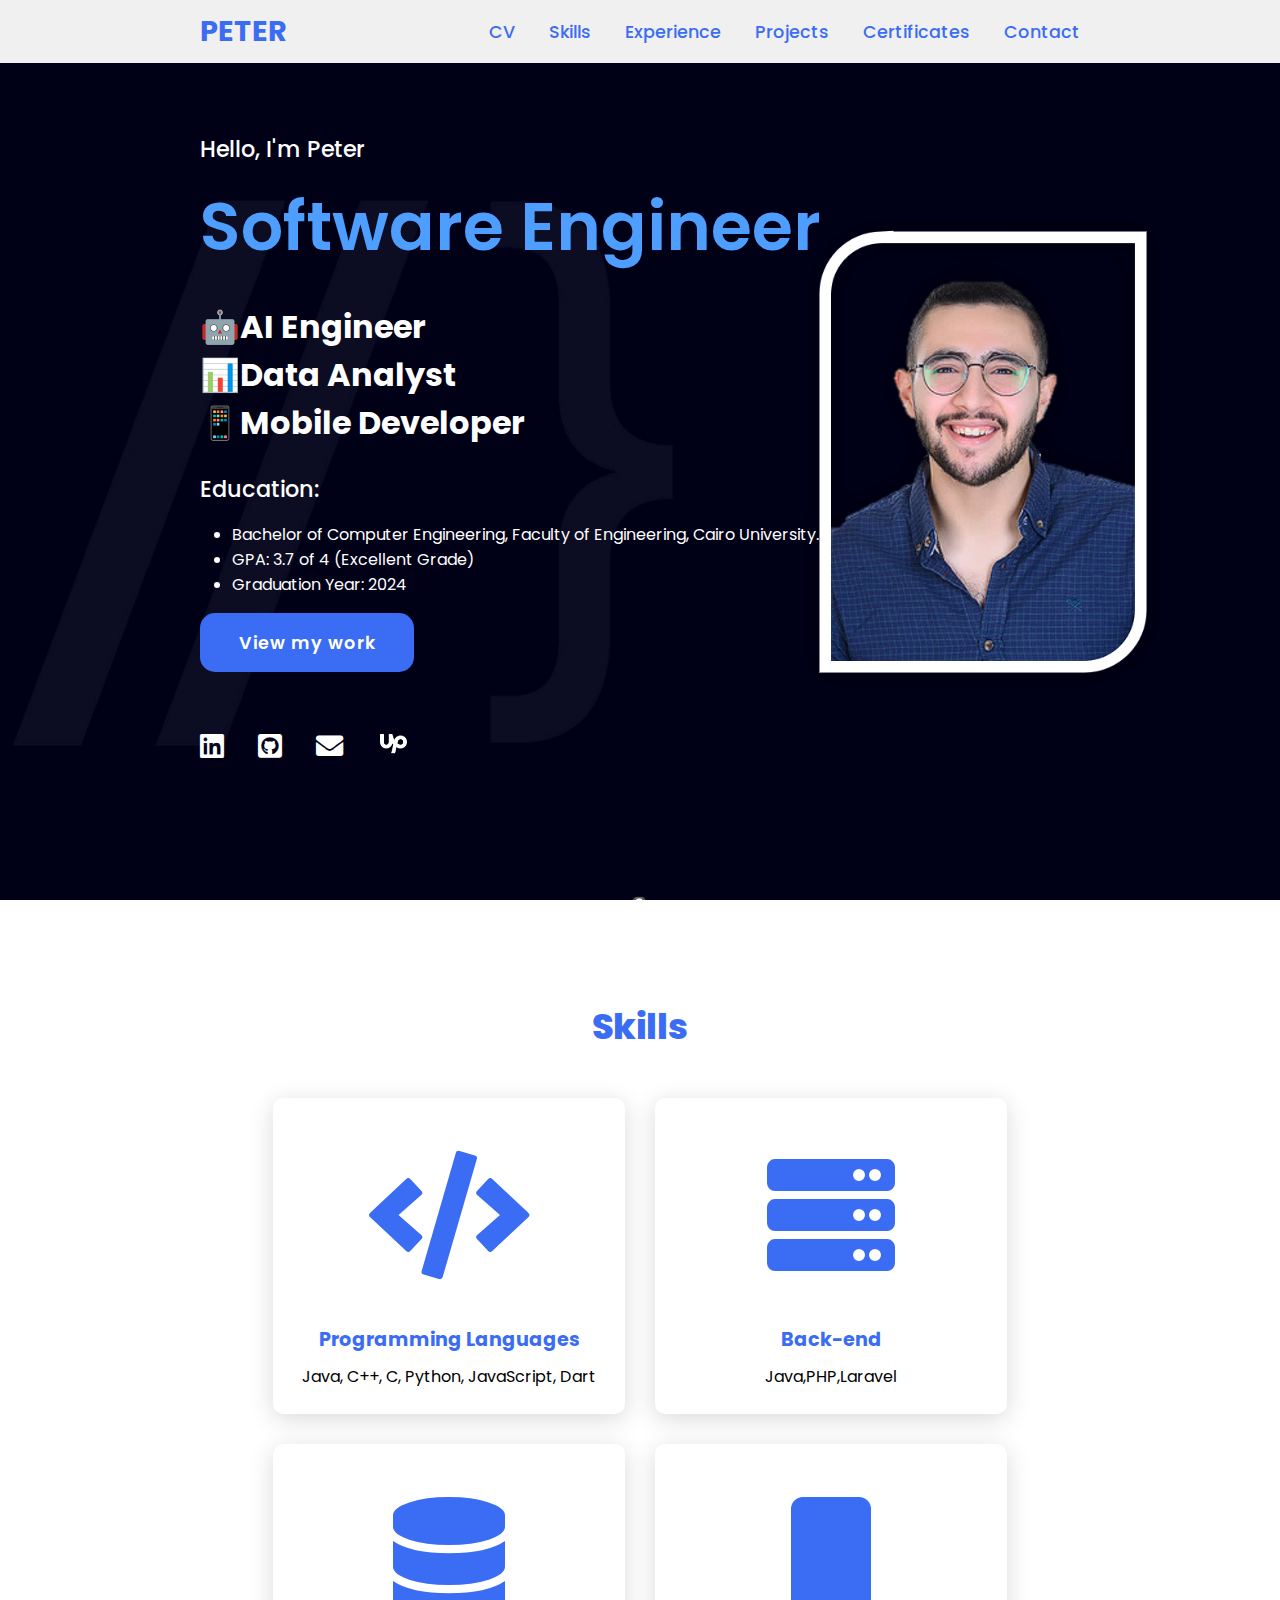
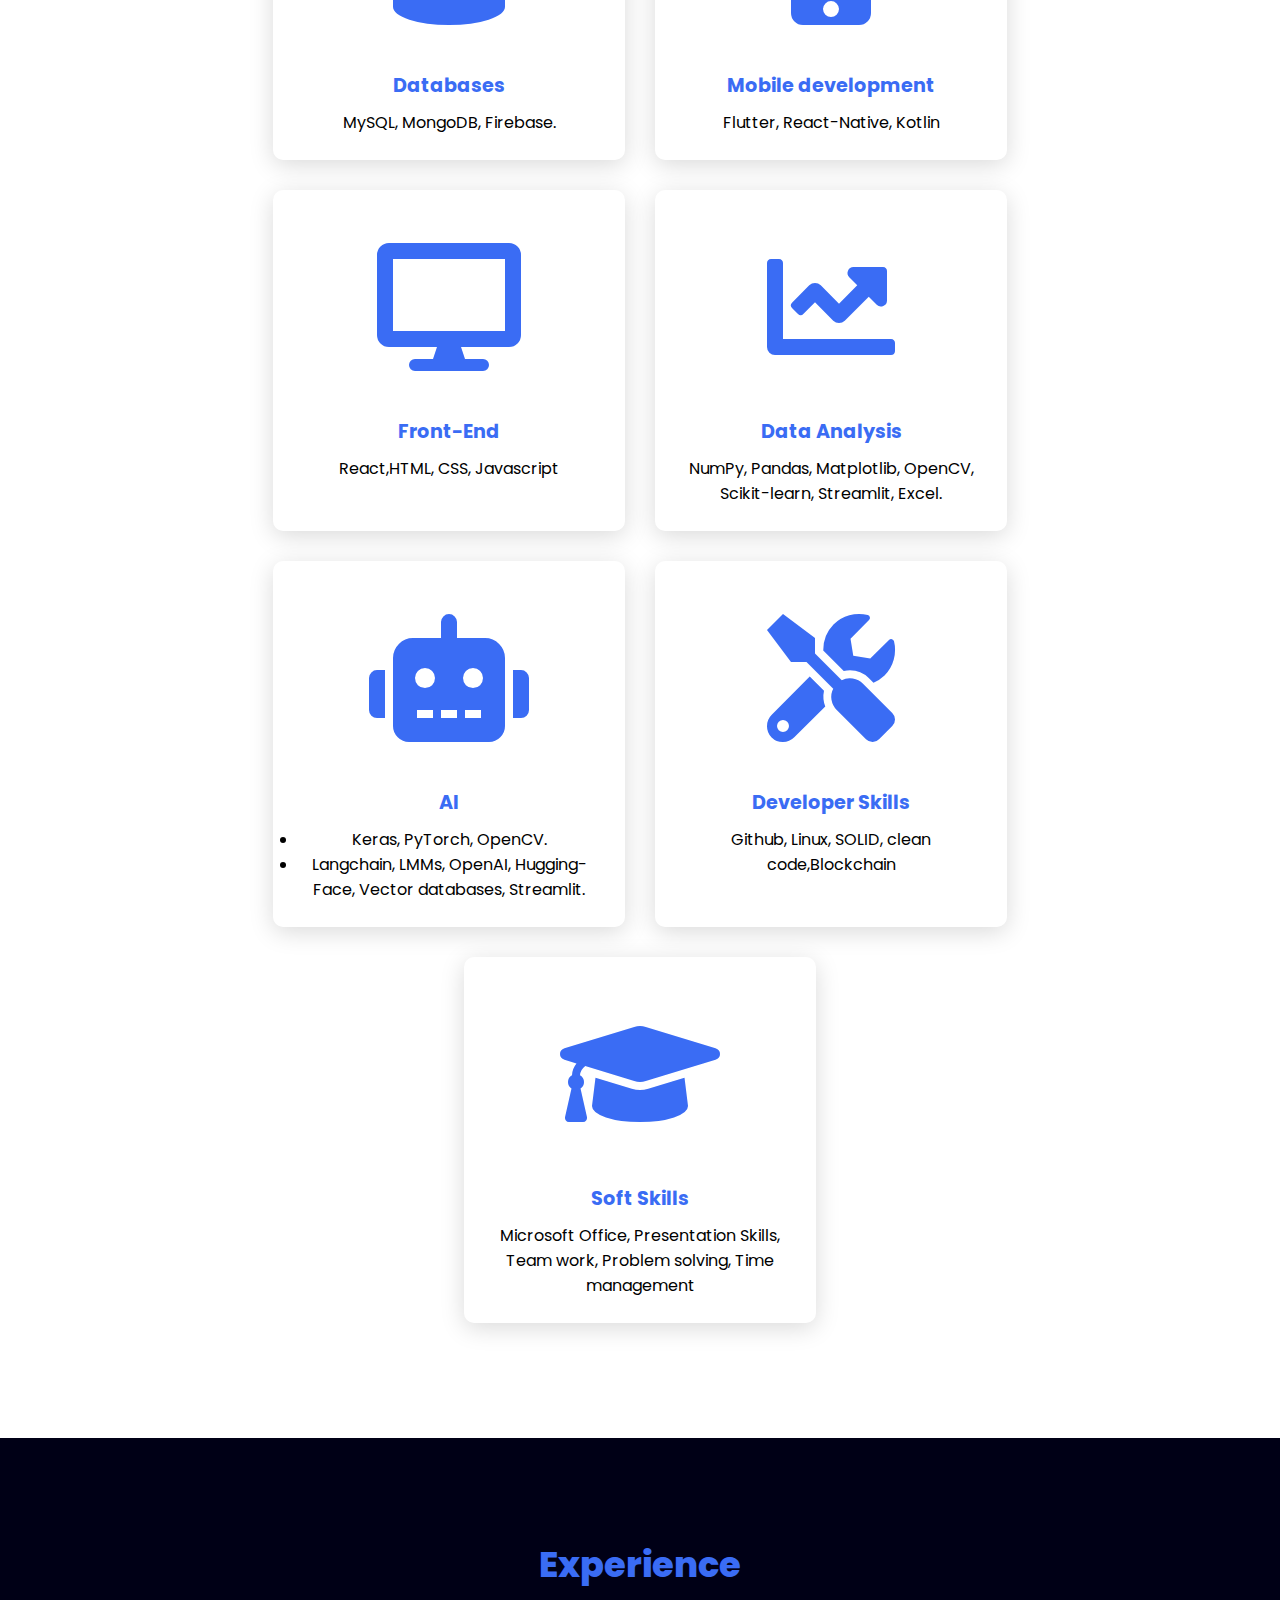
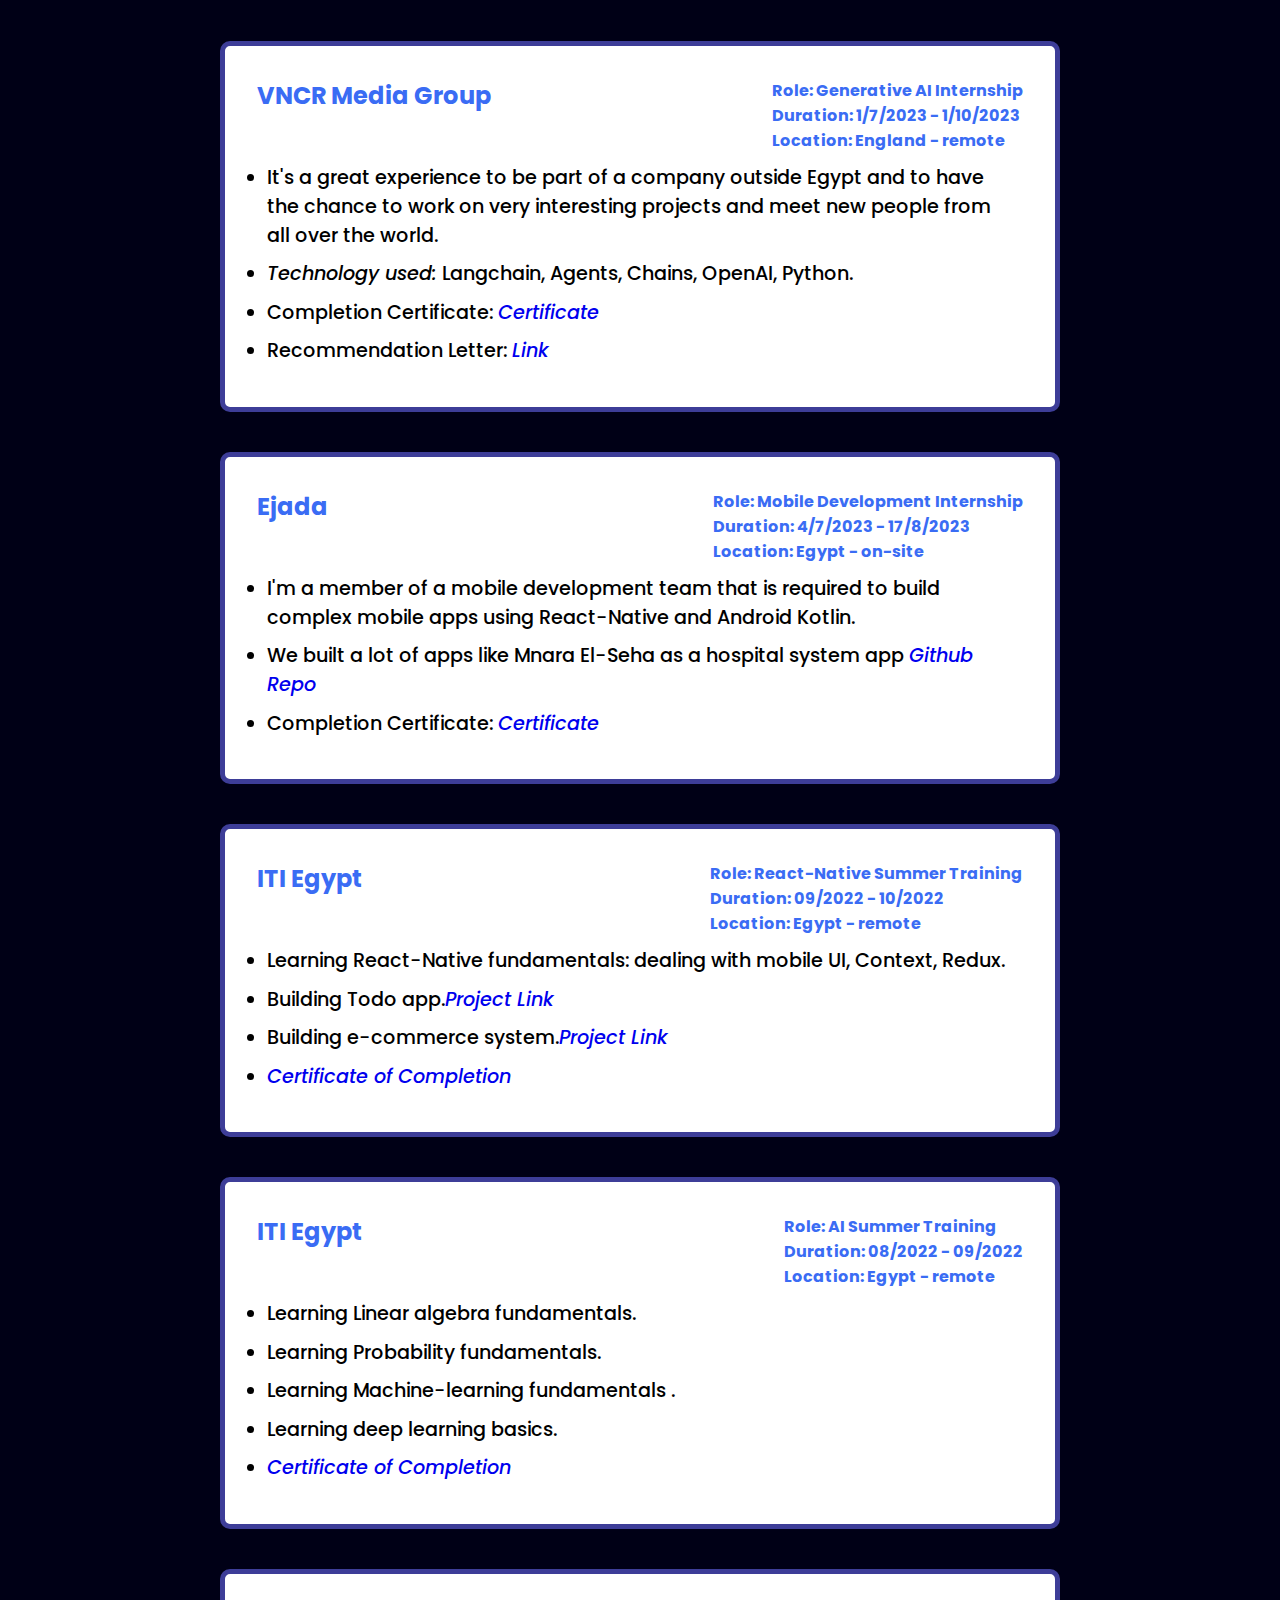
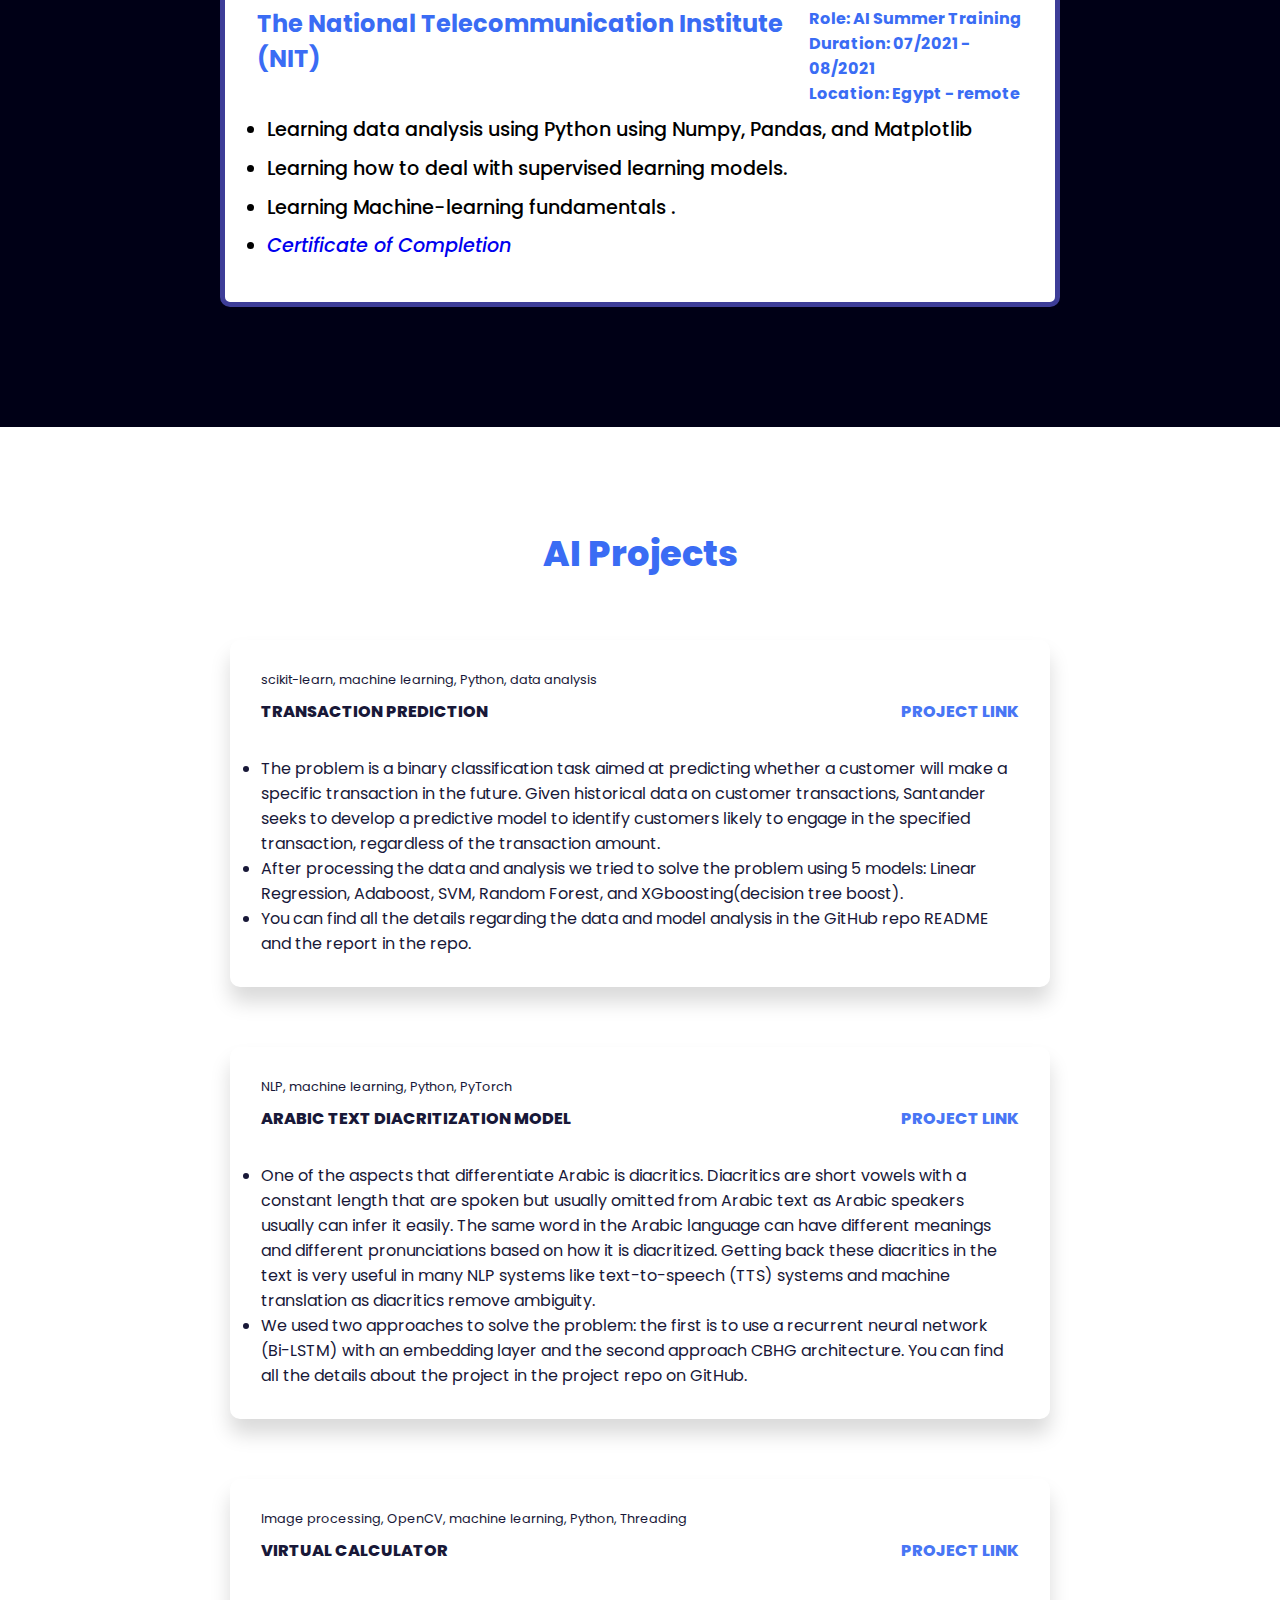
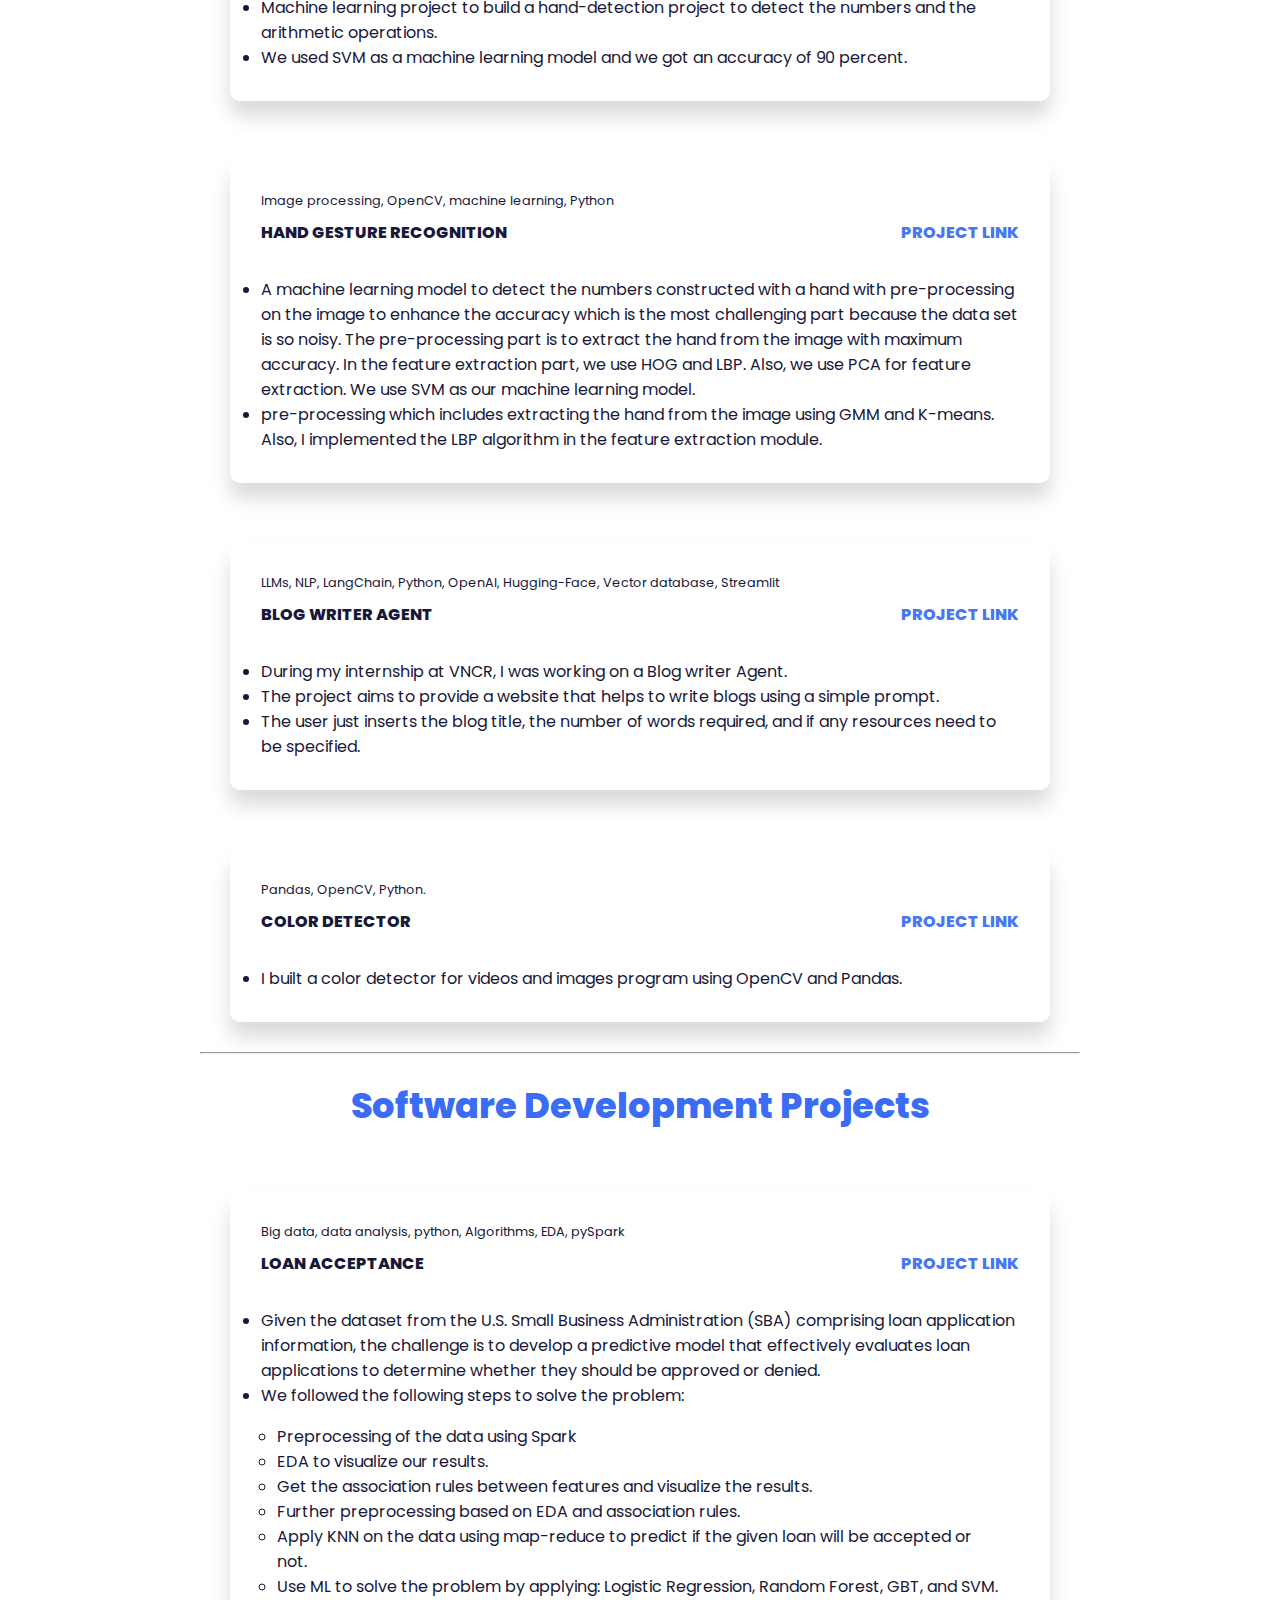
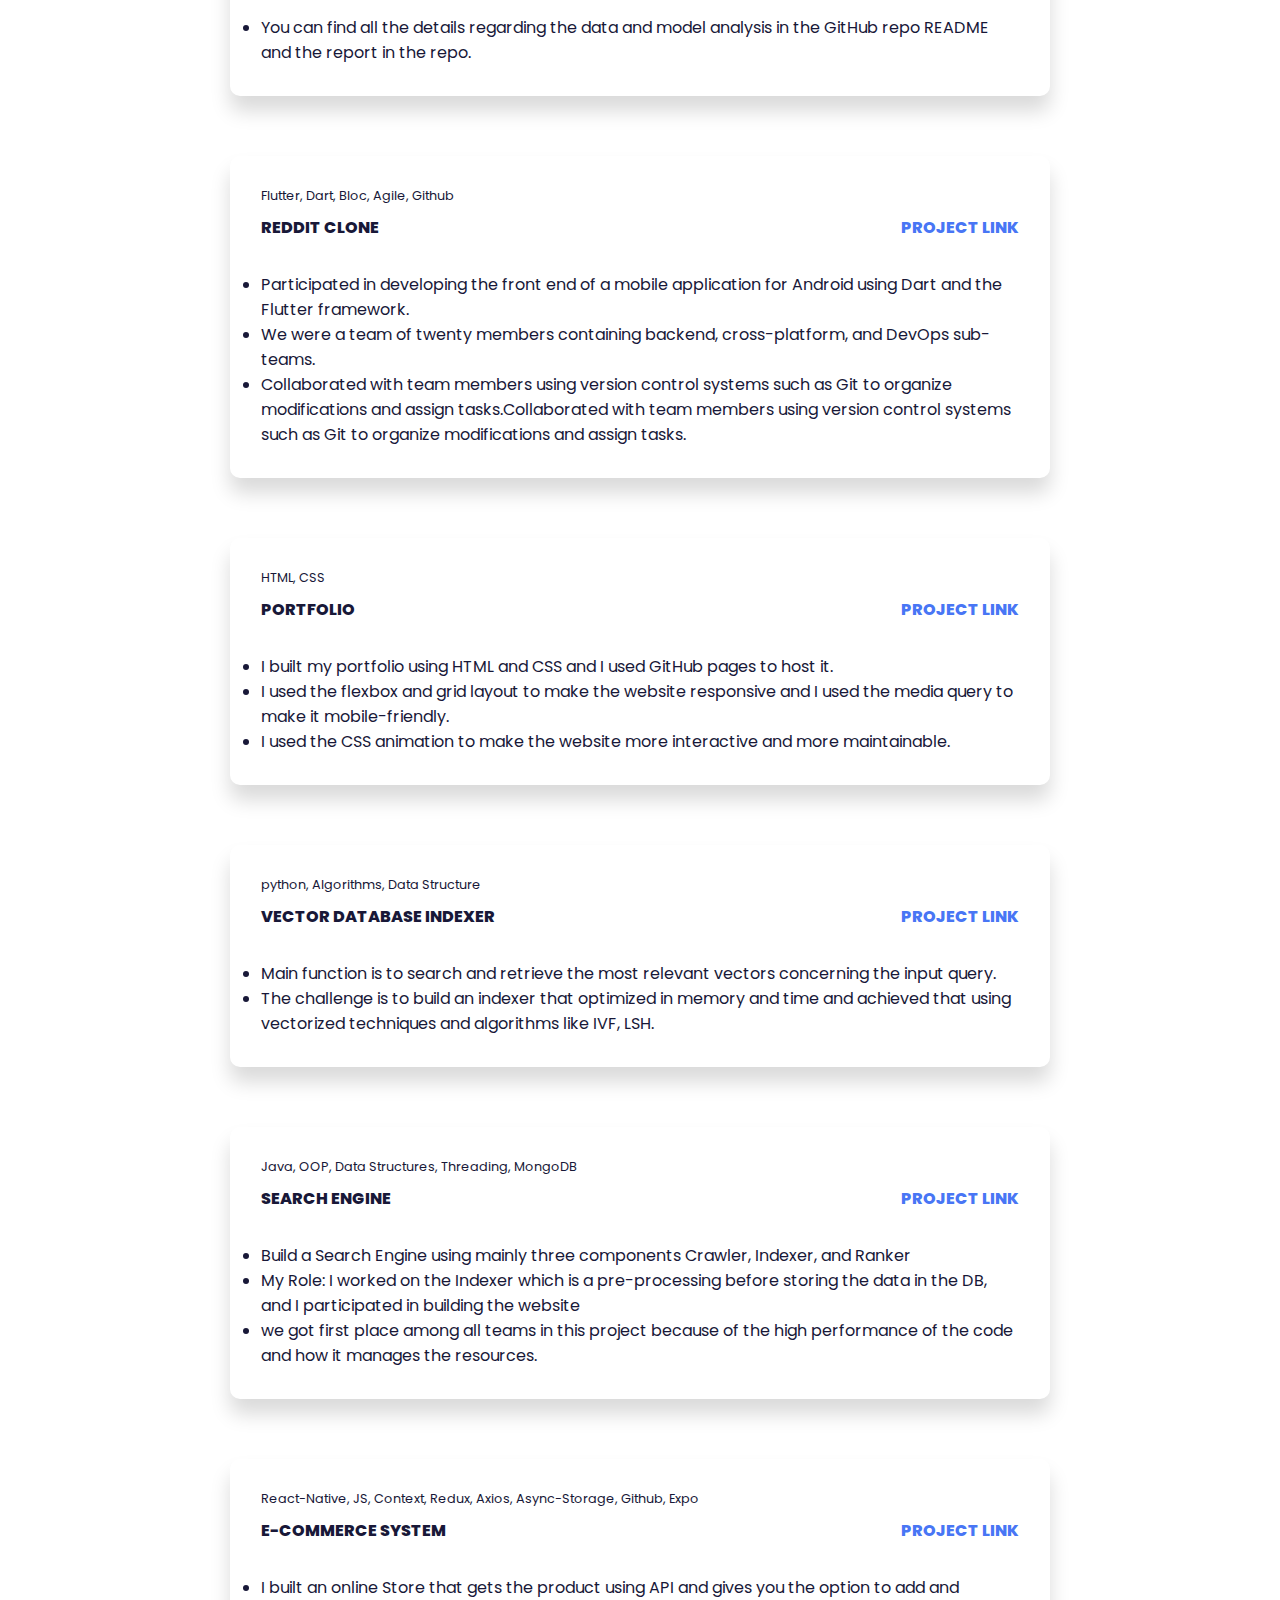
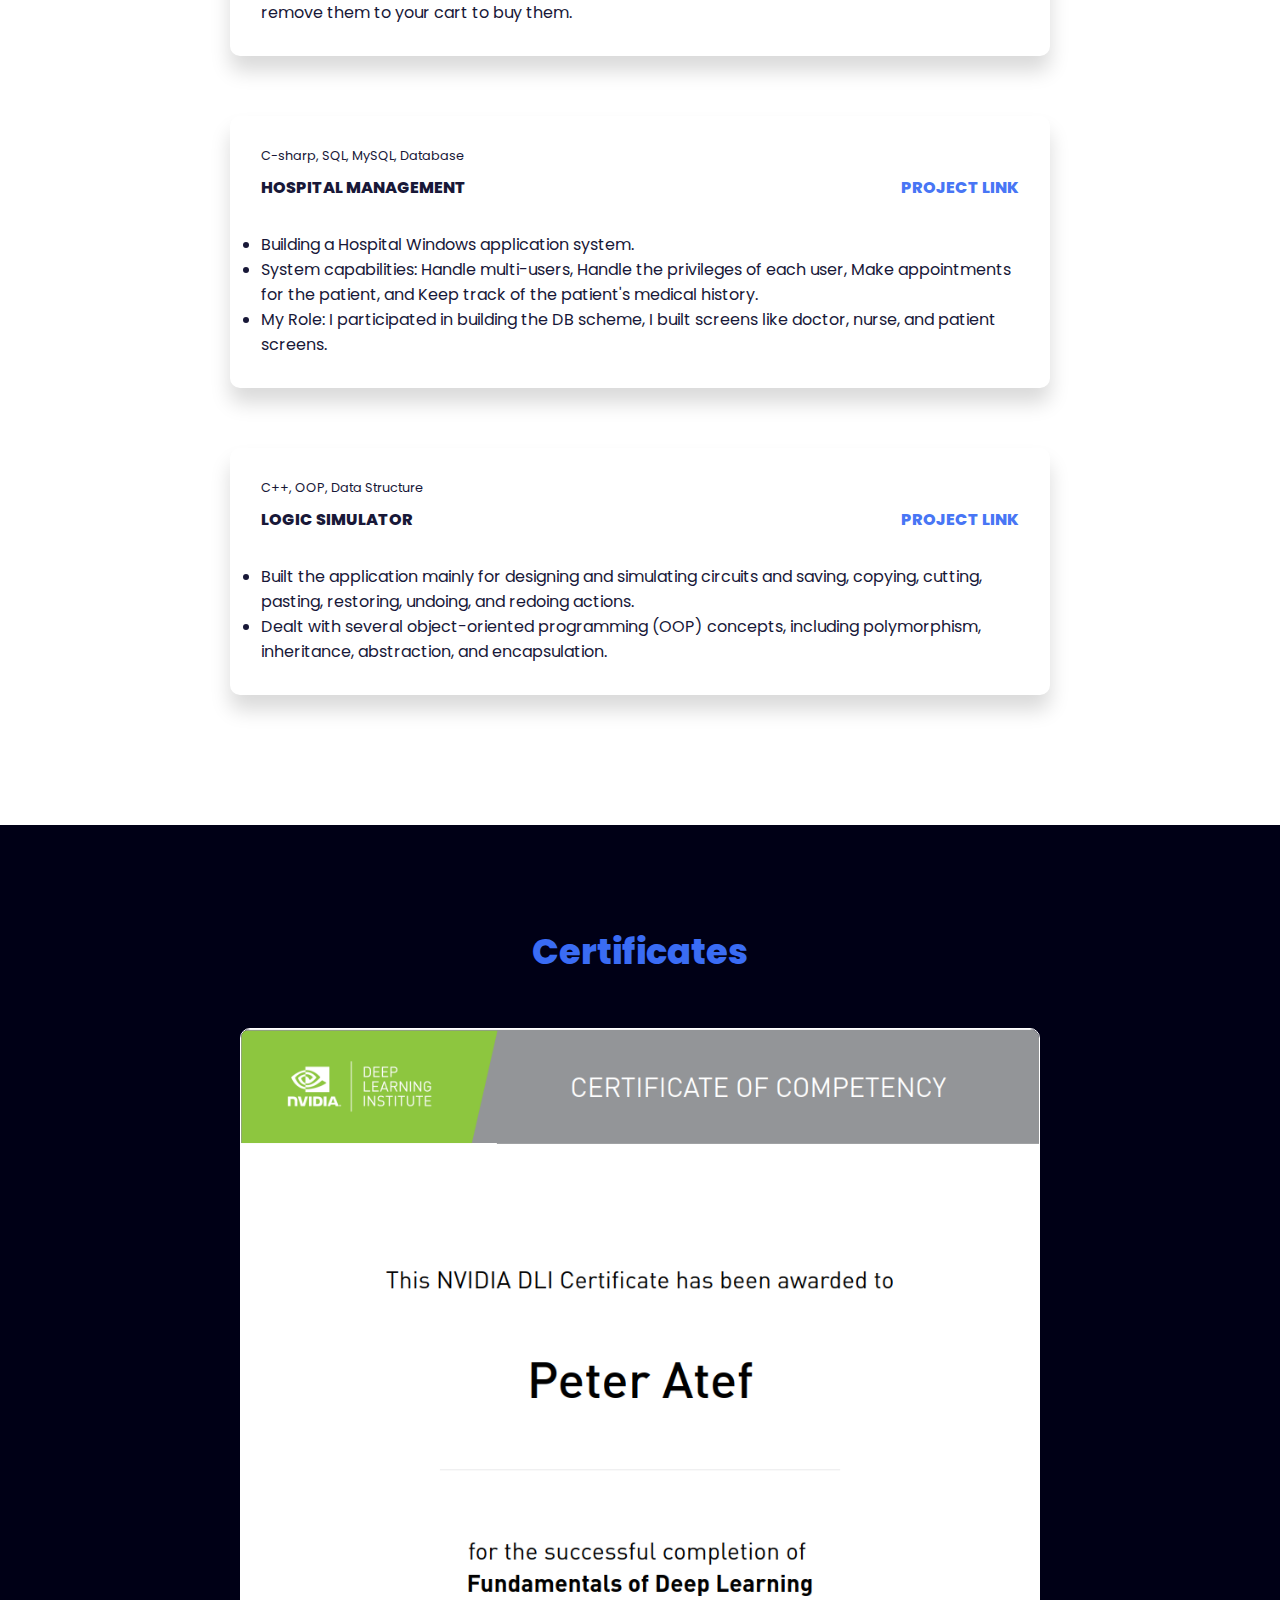
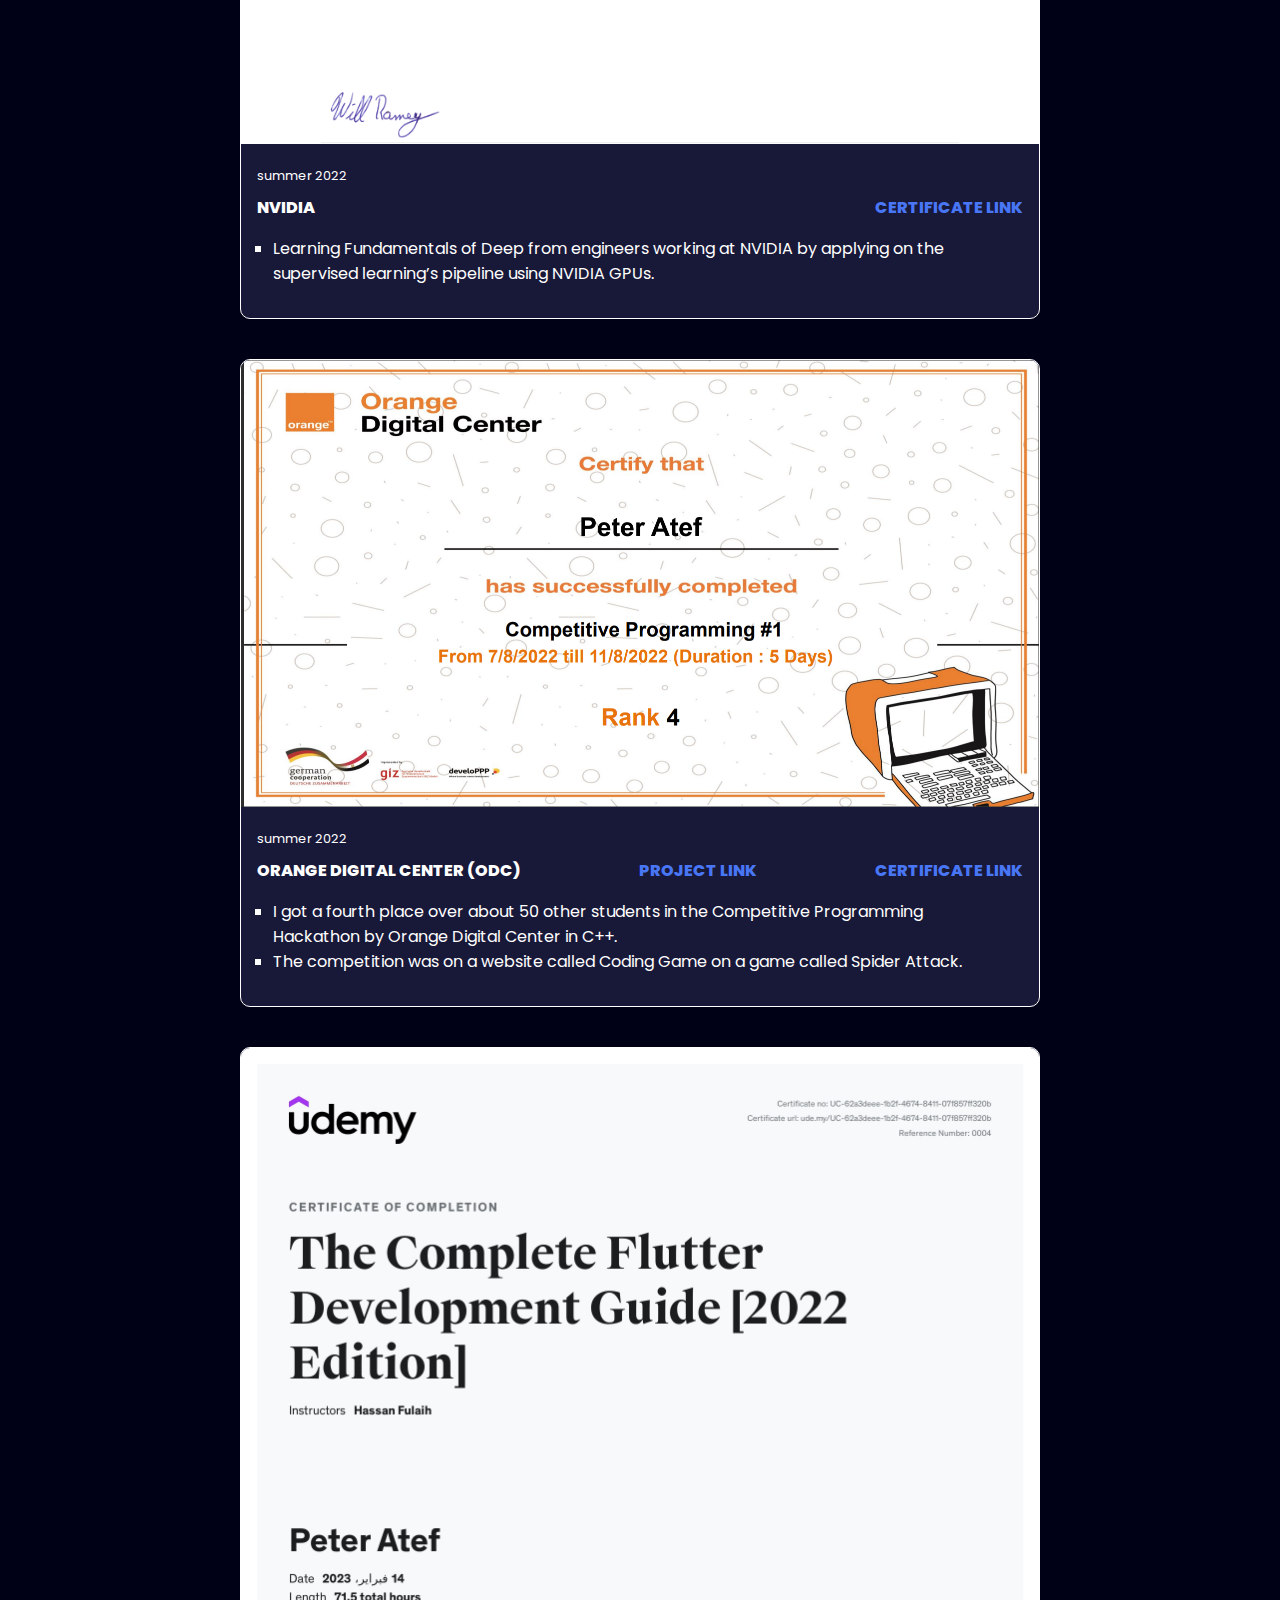
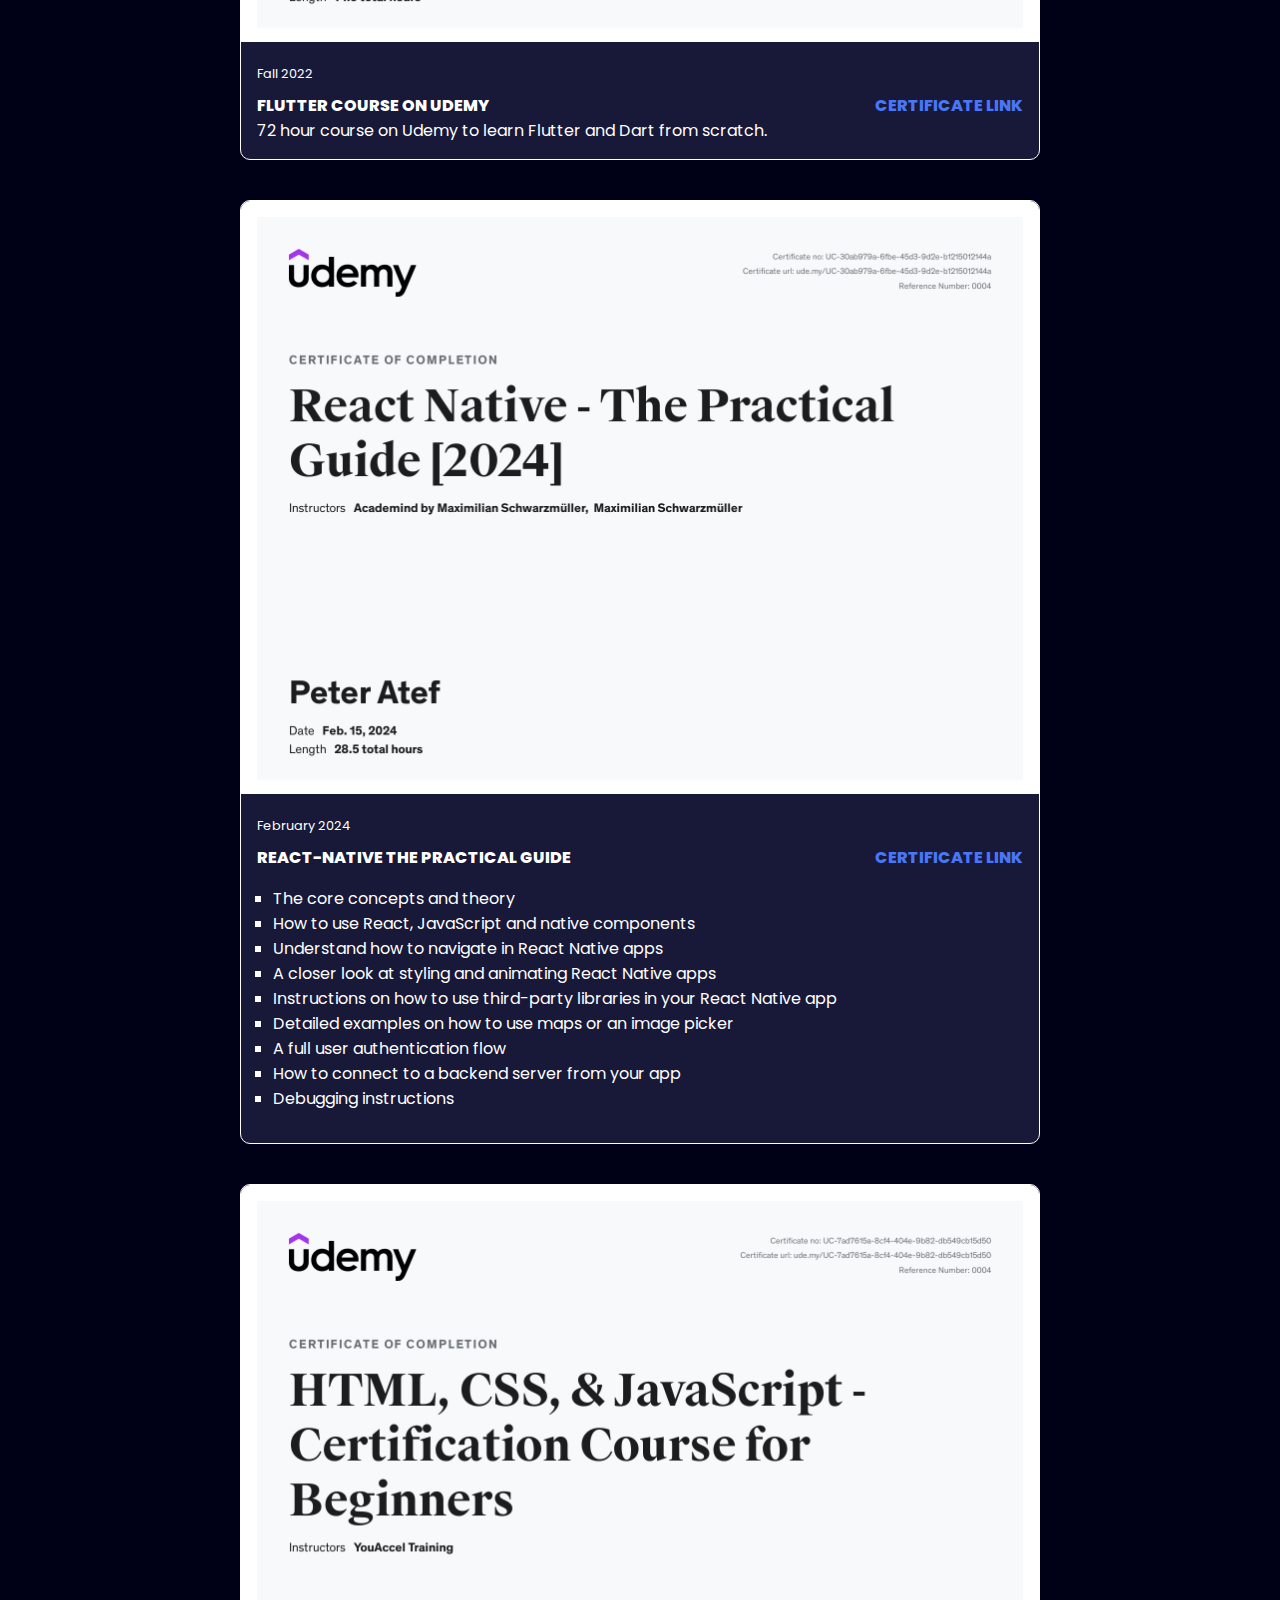
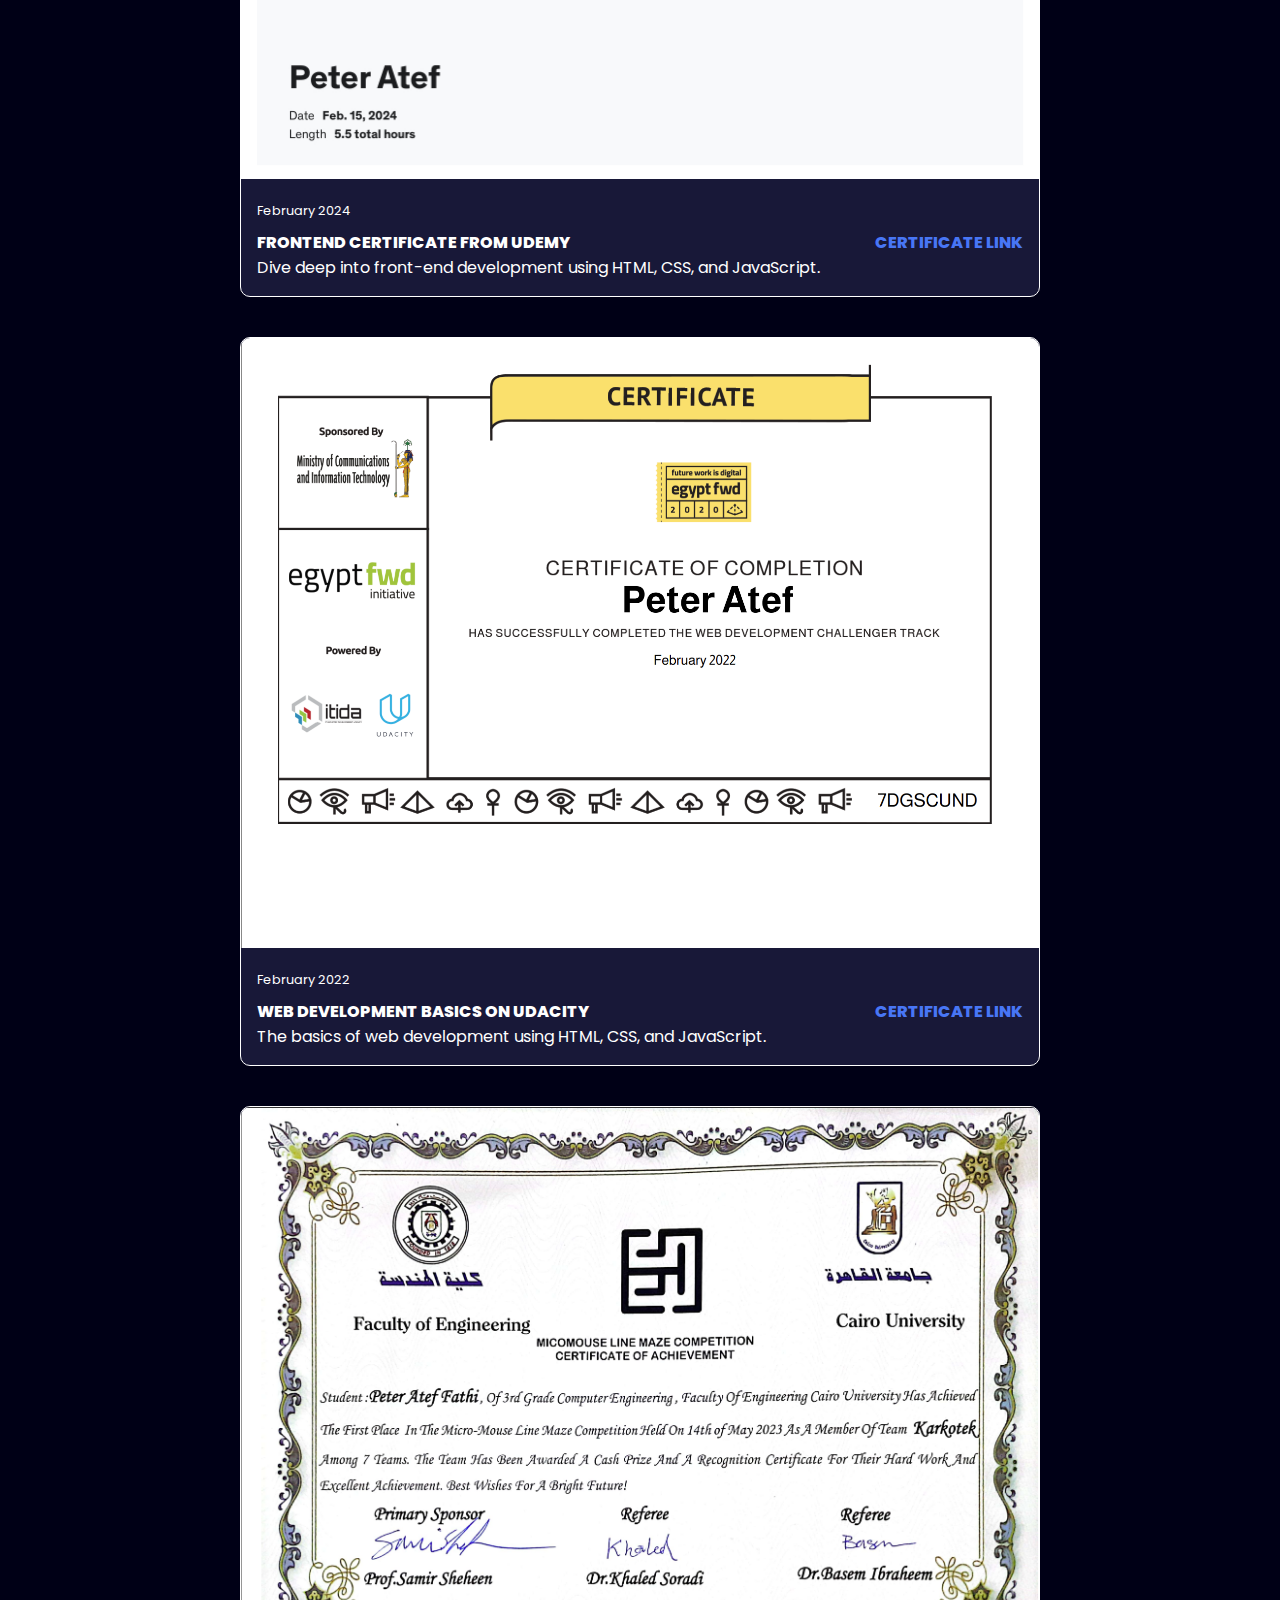
<file: index.html>
<!DOCTYPE html>
<html lang="en">
  <head>
    <meta charset="UTF-8" />
    <meta http-equiv="X-UA-Compatible" content="IE=edge" />
    <meta name="viewport" content="width=device-width, initial-scale=1.0" />
    <link
      rel="stylesheet"
      href="https://cdnjs.cloudflare.com/ajax/libs/font-awesome/5.15.4/css/all.min.css"
    />
    <link rel="stylesheet" href="style.css" />
    <title>Peter Atef</title>
    <link rel="icon" type="image/x-icon" href="/images/id_shallow.png" />
  </head>

  <body>
    <header>
      <a href="#" class="logo">Peter</a>
      <nav class="navigation">
        <a
          href="https://github.com/EngPeterAtef/Peter_Atef/blob/main/Peter_Atef.pdf"
          target="_blank"
          rel="noopener noreferrer"
          >CV</a
        >
        <a href="#skills">Skills</a>
        <a href="#experience">Experience</a>
        <a href="#projects">Projects</a>
        <a href="#certificate">Certificates</a>
        <a href="#contact">Contact</a>
      </nav>
    </header>
    <!-- main -->
    <section class="main">
      <div>
        <h2>Hello, I'm Peter<br /><span>Software Engineer</span></h2>
        <br />
        <p class="positions">
          🤖AI Engineer<br />
          📊Data Analyst<br />
          <!-- 🌐Web Developer<br /> -->
          📱Mobile Developer<br />
        </p>
        <br />
        <h2>Education:</h2>
        <ul>
          <li>
            Bachelor of Computer Engineering, Faculty of Engineering, Cairo
            University.
          </li>
          <li>GPA: 3.7 of 4 (Excellent Grade)</li>
          <li>Graduation Year: 2024</li>
        </ul>
        <a href="#projects" class="main-btn">View my work</a>
        <div class="social-icons">
          <a
            href="https://www.linkedin.com/in/peter-atef-b31651231/"
            title="LinekedIn"
            target="_blank"
            ><i class="fab fa-linkedin"></i
          ></a>
          <a
            href="https://github.com/EngPeterAtef"
            title="Github"
            target="_blank"
            ><i class="fab fa-github-square"></i
          ></a>
          <a
            href="mailto:peter.atef2000@gmail.com"
            title="peter.atef2000@gmail.com"
          >
            <i class="fas fa-envelope"></i>
          </a>
          <!-- <a href="https://www.facebook.com" title="Facebook" target="_blank"><i class="fab fa-facebook-square"></i></a> -->
          <a
            href="https://www.upwork.com/freelancers/~019e757d23457e426a?viewMode=1"
            title="upwork"
            target="_blank"
          >
            <!-- <i class="upwork">Upwork</i> -->
            <div class="upwork_icon_div">
              <img
                src="./images/upwork-50.png"
                alt="upwork"
                class="upwork_icon"
              />
            </div>
          </a>
        </div>
      </div>
    </section>
    <!-- skills -->
    <section class="cards" id="skills">
      <h2 class="title">Skills</h2>
      <div class="content">
        <div class="card">
          <div class="icon">
            <i class="fas fa-code"></i>
          </div>
          <div class="info">
            <h3>Programming Languages</h3>
            <p>Java, C++, C, Python, JavaScript, Dart</p>
            <!-- <img src="./images/c++.jpg" alt="C++" class="programming-lang">
            <img src="./images/python.png" alt="Python" class="programming-lang">
            <img src="./images/Javascript.jpg" alt="JavaScript" class="programming-lang">
            <img src="./images/c.jpg" alt="C" class="programming-lang">
            <img src="./images/dart.png" alt="Dart" class="programming-lang"> -->
          </div>
        </div>
        <div class="card">
          <div class="icon">
            <i class="fa fa-server"></i>
          </div>
          <div class="info">
            <h3>Back-end</h3>
            <p>Java,PHP,Laravel</p>
          </div>
        </div>
        <div class="card">
          <div class="icon">
            <i class="fas fa-database"></i>
          </div>
          <div class="info">
            <h3>Databases</h3>
            <p>MySQL, MongoDB, Firebase.</p>
          </div>
        </div>
        <div class="card">
          <div class="icon">
            <i class="fas fa-mobile"></i>
          </div>
          <div class="info">
            <h3>Mobile development</h3>
            <p>Flutter, React-Native, Kotlin</p>
          </div>
        </div>
        <div class="card">
          <div class="icon">
            <i class="fas fa-desktop"></i>
          </div>
          <div class="info">
            <h3>Front-End</h3>
            <p>React,HTML, CSS, Javascript</p>
          </div>
        </div>
        <div class="card">
          <div class="icon">
            <i class="fas fa-chart-line"></i>
          </div>
          <div class="info">
            <h3>Data Analysis</h3>
            <p>
              NumPy, Pandas, Matplotlib, OpenCV, Scikit-learn, Streamlit, Excel.
            </p>
          </div>
        </div>
        <div class="card">
          <div class="icon">
            <i class="fas fa-robot"></i>
          </div>
          <div class="info">
            <h3>AI</h3>
            <ul>
              <li>
                <p>Keras, PyTorch, OpenCV.</p>
              </li>
              <li>
                <p>
                  Langchain, LMMs, OpenAI, Hugging-Face, Vector databases,
                  Streamlit.
                </p>
              </li>
            </ul>
          </div>
        </div>
        <div class="card">
          <div class="icon">
            <i class="fas fa-tools"></i>
          </div>
          <div class="info">
            <h3>Developer Skills</h3>
            <p>Github, Linux, SOLID, clean code,Blockchain</p>
          </div>
        </div>
        <div class="card">
          <div class="icon">
            <i class="fas fa-graduation-cap"></i>
          </div>
          <div class="info">
            <h3>Soft Skills</h3>
            <p>
              Microsoft Office, Presentation Skills, Team work, Problem solving,
              Time management
            </p>
          </div>
        </div>
      </div>
    </section>
    <!-- experience -->
    <section class="experience" id="experience">
      <h2 class="title">Experience</h2>
      <div class="content">
        <div class="exp-card">
          <strong class="exp-title">
            <p class="company-name">VNCR Media Group</p>
            <div>
              <p>Role: Generative AI Internship</p>
              <p>Duration: 1/7/2023 - 1/10/2023</p>
              <p>Location: England - remote</p>
            </div>
          </strong>
          <ul class="exp-description">
            <li>
              It's a great experience to be part of a company outside Egypt and
              to have the chance to work on very interesting projects and meet
              new people from all over the world.
            </li>
            <li>
              <em>Technology used:</em> Langchain, Agents, Chains, OpenAI,
              Python.
            </li>
            <li>
              Completion Certificate:
              <em
                ><a
                  href="https://drive.google.com/file/d/1JzYbRRLtQYE7H1fIAT1Q3ZPnLPHVnvv5/view?usp=sharing"
                  target="_blank"
                  >Certificate</a
                ></em
              >
            </li>
            <li>
              Recommendation Letter:
              <em
                ><a
                  href="https://drive.google.com/file/d/172t2AsiPjQrLGifjJ9YtjimCazlBd0wa/view"
                  target="_blank"
                  >Link</a
                ></em
              >
            </li>
          </ul>
        </div>
        <div class="exp-card">
          <strong class="exp-title">
            <p class="company-name">Ejada</p>
            <div>
              <p>Role: Mobile Development Internship</p>
              <p>Duration: 4/7/2023 - 17/8/2023</p>
              <p>Location: Egypt - on-site</p>
            </div>
          </strong>
          <ul class="exp-description">
            <li>
              I'm a member of a mobile development team that is required to
              build complex mobile apps using React-Native and Android Kotlin.
            </li>
            <li>
              We built a lot of apps like Mnara El-Seha as a hospital system app
              <em
                ><a
                  href="https://github.com/EngPeterAtef/mnara-el-seha.git"
                  target="_blank"
                  >Github Repo</a
                ></em
              >
            </li>
            <li>
              Completion Certificate:
              <em
                ><a
                  href="https://github.com/EngPeterAtef/Peter_Atef/blob/main/certificates/ejada_certificate.pdf"
                  target="_blank"
                  >Certificate</a
                ></em
              >
            </li>
          </ul>
        </div>
        <!-- <div class="exp-card">
          <strong class="exp-title">
            <p class="company-name">NVIDIA</p>
            <div>
              <p>Role: Machine learning Intern</p>
              <p>Duration: one day in 2022</p>
              <p>Location: Egypt - remote</p>
            </div>
          </strong>
          <ul class="exp-description">
            <li>
              Learning Fundamentals of Deep from engineers working at NVIDIA by
              applying on the supervised learning’s pipeline using NVIDIA GPUs.
            </li>
            <li>
              NVIDIA DLI Certificate for the successful completion of
              Fundamentals of Deep Learning.
              <em
                ><a
                  href="https://courses.nvidia.com/certificates/a2c0d7d1fc4041fdbe6424426fb840a0/"
                  target="_blank"
                  >Certificate</a
                ></em
              >
            </li>
          </ul>
        </div> -->
        <div class="exp-card">
          <strong class="exp-title">
            <p class="company-name">ITI Egypt</p>
            <div>
              <p>Role: React-Native Summer Training</p>
              <p>Duration: 09/2022 - 10/2022</p>
              <p>Location: Egypt - remote</p>
            </div>
          </strong>
          <ul class="exp-description">
            <li>
              Learning React-Native fundamentals: dealing with mobile UI,
              Context, Redux.
            </li>
            <li>
              Building Todo app.<em
                ><a
                  href="https://github.com/EngPeterAtef/ToDoApp_ReactNative.git"
                  target="_blank"
                  >Project Link</a
                ></em
              >
            </li>
            <li>
              Building e-commerce system.<em
                ><a
                  href="https://github.com/EngPeterAtef/E-commerce_ReactNative.git"
                  target="_blank"
                  >Project Link</a
                ></em
              >
            </li>
            <li>
              <em
                ><a
                  href="https://drive.google.com/file/d/1bd6P1aQnaja9k8xvTLCUbaNHU4gasokt/view?usp=sharing"
                  target="_blank"
                  >Certificate of Completion</a
                ></em
              >
            </li>
          </ul>
        </div>
        <div class="exp-card">
          <strong class="exp-title">
            <p class="company-name">ITI Egypt</p>
            <div>
              <p>Role: AI Summer Training</p>
              <p>Duration: 08/2022 - 09/2022</p>
              <p>Location: Egypt - remote</p>
            </div>
          </strong>
          <ul class="exp-description">
            <li>Learning Linear algebra fundamentals.</li>
            <li>Learning Probability fundamentals.</li>
            <li>Learning Machine-learning fundamentals .</li>
            <li>Learning deep learning basics.</li>
            <li>
              <em
                ><a
                  href="https://drive.google.com/file/d/1Q722IQGyaufse6MrmCOagsqSKTXYz6QV/view"
                  target="_blank"
                  >Certificate of Completion</a
                ></em
              >
            </li>
          </ul>
        </div>
        <div class="exp-card">
          <strong class="exp-title">
            <p class="company-name">
              The National Telecommunication Institute (NIT)
            </p>
            <div>
              <p>Role: AI Summer Training</p>
              <p>Duration: 07/2021 - 08/2021</p>
              <p>Location: Egypt - remote</p>
            </div>
          </strong>
          <ul class="exp-description">
            <li>
              Learning data analysis using Python using Numpy, Pandas, and
              Matplotlib
            </li>
            <li>Learning how to deal with supervised learning models.</li>
            <li>Learning Machine-learning fundamentals .</li>
            <li>
              <em
                ><a
                  href="https://drive.google.com/file/d/1J4trVbHtDHtEZjTtCzV3TxTrBgTiS_Kc/view?usp=sharing"
                  target="_blank"
                  >Certificate of Completion</a
                ></em
              >
            </li>
          </ul>
        </div>
      </div>
    </section>
    <!-- projects -->
    <section class="projects" id="projects">
      <h2 class="title">AI Projects</h2>
      <div class="content">
        <div class="project-card">
          <div class="project-info">
            <p class="project-category">
              scikit-learn, machine learning, Python, data analysis
            </p>
            <strong class="project-title">
              <span>Transaction prediction</span>
              <a
                href="https://github.com/Senior-year-second-semester-CMP2024/transaction-prediction-ml-project"
                class="more-details"
                target="_blank"
                >Project Link</a
              >
            </strong>
          </div>
          <ul>
            <li>
              The problem is a binary classification task aimed at predicting
              whether a customer will make a specific transaction in the future.
              Given historical data on customer transactions, Santander seeks to
              develop a predictive model to identify customers likely to engage
              in the specified transaction, regardless of the transaction
              amount.
            </li>
            <li>
              After processing the data and analysis we tried to solve the
              problem using 5 models: Linear Regression, Adaboost, SVM, Random
              Forest, and XGboosting(decision tree boost).
            </li>
            <li>
              You can find all the details regarding the data and model analysis
              in the GitHub repo README and the report in the repo.
            </li>
          </ul>
        </div>
        <div class="project-card">
          <div class="project-info">
            <p class="project-category">
              NLP, machine learning, Python, PyTorch
            </p>
            <strong class="project-title">
              <span>Arabic Text Diacritization model</span>
              <a
                href="https://github.com/Senior-Team-2023/Arabic_text_diacritization_Project.git"
                class="more-details"
                target="_blank"
                >Project Link</a
              >
            </strong>
          </div>
          <ul>
            <li>
              One of the aspects that differentiate Arabic is diacritics.
              Diacritics are short vowels with a constant length that are spoken
              but usually omitted from Arabic text as Arabic speakers usually
              can infer it easily. The same word in the Arabic language can have
              different meanings and different pronunciations based on how it is
              diacritized. Getting back these diacritics in the text is very
              useful in many NLP systems like text-to-speech (TTS) systems and
              machine translation as diacritics remove ambiguity.
            </li>
            <li>
              We used two approaches to solve the problem: the first is to use a
              recurrent neural network (Bi-LSTM) with an embedding layer and the
              second approach CBHG architecture. You can find all the details
              about the project in the project repo on GitHub.
            </li>
          </ul>
        </div>
        <div class="project-card">
          <div class="project-info">
            <p class="project-category">
              Image processing, OpenCV, machine learning, Python, Threading
            </p>
            <strong class="project-title">
              <span>Virtual Calculator</span>
              <a
                href="https://github.com/EngPeterAtef/Virtual_Calculator.git"
                class="more-details"
                target="_blank"
                >Project Link</a
              >
            </strong>
          </div>
          <ul>
            <li>
              Machine learning project to build a hand-detection project to
              detect the numbers and the arithmetic operations.
            </li>
            <li>
              We used SVM as a machine learning model and we got an accuracy of
              90 percent.
            </li>
          </ul>
        </div>
        <div class="project-card">
          <div class="project-info">
            <p class="project-category">
              Image processing, OpenCV, machine learning, Python
            </p>
            <strong class="project-title">
              <span>Hand Gesture Recognition</span>
              <a
                href="https://github.com/bemoierian/Hand-Gesture-Recognition.git"
                class="more-details"
                target="_blank"
                >Project Link</a
              >
            </strong>
          </div>
          <ul>
            <li>
              A machine learning model to detect the numbers constructed with a
              hand with pre-processing on the image to enhance the accuracy
              which is the most challenging part because the data set is so
              noisy. The pre-processing part is to extract the hand from the
              image with maximum accuracy. In the feature extraction part, we
              use HOG and LBP. Also, we use PCA for feature extraction. We use
              SVM as our machine learning model.
            </li>
            <li>
              pre-processing which includes extracting the hand from the image
              using GMM and K-means. Also, I implemented the LBP algorithm in
              the feature extraction module.
            </li>
          </ul>
        </div>
        <div class="project-card">
          <div class="project-info">
            <p class="project-category">
              LLMs, NLP, LangChain, Python, OpenAI, Hugging-Face, Vector
              database, Streamlit
            </p>
            <strong class="project-title">
              <span>Blog Writer Agent</span>
              <a
                href="https://github.com/EngPeterAtef/Writer_Agent"
                class="more-details"
                target="_blank"
                >Project Link</a
              >
            </strong>
          </div>
          <ul>
            <li>
              During my internship at VNCR, I was working on a Blog writer
              Agent.
            </li>
            <li>
              The project aims to provide a website that helps to write blogs
              using a simple prompt.
            </li>
            <li>
              The user just inserts the blog title, the number of words
              required, and if any resources need to be specified.
            </li>
          </ul>
        </div>

        <div class="project-card">
          <div class="project-info">
            <p class="project-category">Pandas, OpenCV, Python.</p>
            <strong class="project-title">
              <span>Color detector</span>
              <a
                href="https://github.com/EngPeterAtef/ColorDetector.git"
                class="more-details"
                target="_blank"
                >Project Link</a
              >
            </strong>
          </div>
          <ul>
            <li>
              I built a color detector for videos and images program using
              OpenCV and Pandas.
            </li>
          </ul>
        </div>
      </div>

      <hr class="hr" />
      <br />
      <h2 class="title">Software Development Projects</h2>
      <div class="content">
        <!-- <div class="project-card">
          <div class="project-info">
            <p class="project-category">
              Unity, Agile, Python, C sharp, machine learning, Github
            </p>
            <strong class="project-title">
              <span>KidAI</span>
              <a href="#" class="more-details" target="_blank"
                >In development</a
              >
            </strong>
          </div>
          <ul>
            <li>
              This is the graduation project that I'm currently working on which
              is a tool that teaches machine learning to kids from 8 to 18 years
              old using games!!
            </li>
            <li>
              The idea is to go through the machine learning pipeline starting
              from creating the data set and going through the training and
              validation process then testing the machine learning model inside
              the game environment.
            </li>
          </ul>
        </div> -->
        <div class="project-card">
          <div class="project-info">
            <p class="project-category">
              Big data, data analysis, python, Algorithms, EDA, pySpark
            </p>
            <strong class="project-title">
              <span>Loan acceptance</span>
              <a
                href="https://github.com/Senior-year-second-semester-CMP2024/Big-Data-Cloud-Computing"
                class="more-details"
                target="_blank"
                >Project Link</a
              >
            </strong>
          </div>
          <ul>
            <li>
              Given the dataset from the U.S. Small Business Administration
              (SBA) comprising loan application information, the challenge is to
              develop a predictive model that effectively evaluates loan
              applications to determine whether they should be approved or
              denied.
            </li>
            <li>
              We followed the following steps to solve the problem:
              <ul>
                <li>Preprocessing of the data using Spark</li>
                <li>EDA to visualize our results.</li>
                <li>
                  Get the association rules between features and visualize the
                  results.
                </li>
                <li>
                  Further preprocessing based on EDA and association rules.
                </li>
                <li>
                  Apply KNN on the data using map-reduce to predict if the given
                  loan will be accepted or not.
                </li>
                <li>
                  Use ML to solve the problem by applying: Logistic Regression,
                  Random Forest, GBT, and SVM.
                </li>
              </ul>
            </li>
            <li>
              You can find all the details regarding the data and model analysis
              in the GitHub repo README and the report in the repo.
            </li>
          </ul>
        </div>
        <div class="project-card">
          <div class="project-info">
            <p class="project-category">Flutter, Dart, Bloc, Agile, Github</p>
            <strong class="project-title">
              <span>Reddit Clone</span>
              <a
                href="https://github.com/RedditxClone/Cross-Platform.git"
                class="more-details"
                target="_blank"
                >Project Link</a
              >
            </strong>
          </div>
          <ul>
            <li>
              Participated in developing the front end of a mobile application
              for Android using Dart and the Flutter framework.
            </li>
            <li>
              We were a team of twenty members containing backend,
              cross-platform, and DevOps sub-teams.
            </li>
            <li>
              Collaborated with team members using version control systems such
              as Git to organize modifications and assign tasks.Collaborated
              with team members using version control systems such as Git to
              organize modifications and assign tasks.
            </li>
          </ul>
        </div>
        <div class="project-card">
          <div class="project-info">
            <p class="project-category">HTML, CSS</p>
            <strong class="project-title">
              <span>Portfolio</span>
              <a
                href="https://github.com/EngPeterAtef/engpeteratef.github.io"
                class="more-details"
                target="_blank"
                >Project Link</a
              >
            </strong>
          </div>
          <ul>
            <li>
              I built my portfolio using HTML and CSS and I used GitHub pages to
              host it.
            </li>
            <li>
              I used the flexbox and grid layout to make the website responsive
              and I used the media query to make it mobile-friendly.
            </li>
            <li>
              I used the CSS animation to make the website more interactive and
              more maintainable.
            </li>
          </ul>
        </div>
        <div class="project-card">
          <div class="project-info">
            <p class="project-category">python, Algorithms, Data Structure</p>
            <strong class="project-title">
              <span>Vector Database Indexer</span>
              <a
                href="https://github.com/Senior-Team-2023/vector-database-index"
                class="more-details"
                target="_blank"
                >Project Link</a
              >
            </strong>
          </div>
          <ul>
            <li>
              Main function is to search and retrieve the most relevant vectors
              concerning the input query.
            </li>
            <li>
              The challenge is to build an indexer that optimized in memory and
              time and achieved that using vectorized techniques and algorithms
              like IVF, LSH.
            </li>
          </ul>
        </div>
        <div class="project-card">
          <div class="project-info">
            <p class="project-category">
              Java, OOP, Data Structures, Threading, MongoDB
            </p>
            <strong class="project-title">
              <span>Search Engine</span>
              <a
                href="https://github.com/EngPeterAtef/SearchEngine.git"
                class="more-details"
                target="_blank"
                >Project Link</a
              >
            </strong>
          </div>
          <ul>
            <li>
              Build a Search Engine using mainly three components Crawler,
              Indexer, and Ranker
            </li>
            <li>
              My Role: I worked on the Indexer which is a pre-processing before
              storing the data in the DB, and I participated in building the
              website
            </li>
            <li>
              we got first place among all teams in this project because of the
              high performance of the code and how it manages the resources.
            </li>
          </ul>
        </div>
        <div class="project-card">
          <div class="project-info">
            <p class="project-category">
              React-Native, JS, Context, Redux, Axios, Async-Storage, Github,
              Expo
            </p>
            <strong class="project-title">
              <span>E-Commerce System</span>
              <a
                href="https://github.com/EngPeterAtef/OnlineStore_ReactNative.git"
                class="more-details"
                target="_blank"
                >Project Link</a
              >
            </strong>
          </div>
          <ul>
            <li>
              I built an online Store that gets the product using API and gives
              you the option to add and remove them to your cart to buy them.
            </li>
          </ul>
        </div>
        <div class="project-card">
          <div class="project-info">
            <p class="project-category">C-sharp, SQL, MySQL, Database</p>
            <strong class="project-title">
              <span>Hospital management</span>
              <a
                href="https://github.com/EngPeterAtef/Hospital.git"
                class="more-details"
                target="_blank"
                >Project Link</a
              >
            </strong>
          </div>
          <ul>
            <li>Building a Hospital Windows application system.</li>
            <li>
              System capabilities: Handle multi-users, Handle the privileges of
              each user, Make appointments for the patient, and Keep track of
              the patient's medical history.
            </li>
            <li>
              My Role: I participated in building the DB scheme, I built screens
              like doctor, nurse, and patient screens.
            </li>
          </ul>
        </div>
        <div class="project-card">
          <div class="project-info">
            <p class="project-category">C++, OOP, Data Structure</p>
            <strong class="project-title">
              <span>Logic Simulator</span>
              <a
                href="https://github.com/EngPeterAtef/LogicCircuitSimulator"
                class="more-details"
                target="_blank"
                >Project Link</a
              >
            </strong>
          </div>
          <ul>
            <li>
              Built the application mainly for designing and simulating circuits
              and saving, copying, cutting, pasting, restoring, undoing, and
              redoing actions.
            </li>
            <li>
              Dealt with several object-oriented programming (OOP) concepts,
              including polymorphism, inheritance, abstraction, and
              encapsulation.
            </li>
          </ul>
        </div>
      </div>
    </section>
    <!-- certificate -->
    <section class="certificate" id="certificate">
      <a
        href="https://github.com/EngPeterAtef/Peter_Atef/tree/main/certificates"
        target="_blank"
        class="more-details"
        title="Click to view all certificates"
      >
        <h2 class="title">Certificates</h2>
      </a>
      <div class="content">
        <div class="certificate-card">
          <div class="certificate-image">
            <img src="./images/Nvidia.png" alt="Nvidia.png" />
          </div>
          <div class="certificate-info">
            <p class="certificate-category">summer 2022</p>
            <strong class="certificate-title">
              <span>NVIDIA</span>
              <a
                href="https://courses.nvidia.com/certificates/a2c0d7d1fc4041fdbe6424426fb840a0/"
                target="_blank"
                class="more-details"
                >Certificate Link</a
              >
            </strong>
            <ul>
              <li>
                Learning Fundamentals of Deep from engineers working at NVIDIA
                by applying on the supervised learning’s pipeline using NVIDIA
                GPUs.
              </li>
            </ul>
          </div>
        </div>
        <div class="certificate-card">
          <div class="certificate-image">
            <img src="./images/odc.png" alt="odc.png" />
          </div>
          <div class="certificate-info">
            <p class="certificate-category">summer 2022</p>
            <strong class="certificate-title">
              <span>Orange Digital Center (ODC)</span>
              <a
                href="https://github.com/EngPeterAtef/Spider-Attack-coding-game.git"
                target="_blank"
                class="more-details"
                >Project Link</a
              >
              <a
                href="https://drive.google.com/file/d/11QQKanTKPr-FPPpjkAnmuAjnSrvgbKn8/view?usp=sharing"
                target="_blank"
                class="more-details"
                >Certificate Link</a
              >
            </strong>
            <ul>
              <li>
                I got a fourth place over about 50 other students in the
                Competitive Programming Hackathon by Orange Digital Center in
                C++.
              </li>
              <li>
                The competition was on a website called Coding Game on a game
                called Spider Attack.
              </li>
            </ul>
          </div>
        </div>
        <div class="certificate-card">
          <div class="certificate-image">
            <img src="./images/flutter_udemy.jpg" alt="flutter_udemy.jpg" />
          </div>
          <div class="certificate-info">
            <p class="certificate-category">Fall 2022</p>
            <strong class="certificate-title">
              <span>Flutter Course on Udemy</span>
              <a
                href="https://drive.google.com/file/d/1a-urUK7HvG-4fgoXvi0tUzDmRtlI5UsV/view?usp=sharing"
                class="more-details"
                >Certificate Link</a
              >
            </strong>
            72 hour course on Udemy to learn Flutter and Dart from scratch.
          </div>
        </div>
        <div class="certificate-card">
          <div class="certificate-image">
            <img
              src="./images/react_native_practical_guide_24.jpg"
              alt="react_native_practical_guide_24.jpg"
            />
          </div>
          <div class="certificate-info">
            <p class="certificate-category">February 2024</p>
            <strong class="certificate-title">
              <span>React-Native the practical guide</span>
              <a
                href="https://drive.google.com/file/d/1X9WsjB_XGXeohgbV_AkEW5cy5vdhTCYi/view?usp=sharing"
                class="more-details"
                >Certificate Link</a
              >
            </strong>
            <ul>
              <li>The core concepts and theory</li>
              <li>How to use React, JavaScript and native components</li>
              <li>Understand how to navigate in React Native apps</li>
              <li>A closer look at styling and animating React Native apps</li>
              <li>
                Instructions on how to use third-party libraries in your React
                Native app
              </li>
              <li>Detailed examples on how to use maps or an image picker</li>
              <li>A full user authentication flow</li>
              <li>How to connect to a backend server from your app</li>
              <li>Debugging instructions</li>
            </ul>
          </div>
        </div>
        <div class="certificate-card">
          <div class="certificate-image">
            <img src="./images/html_css_js.jpg" alt="html_css_js.jpg" />
          </div>
          <div class="certificate-info">
            <p class="certificate-category">February 2024</p>
            <strong class="certificate-title">
              <span>FrontEnd Certificate from Udemy</span>
              <a
                href="https://drive.google.com/file/d/1pmDKd2KKrGYh0c7428OuOyiFLkUX4DqR/view?usp=sharing"
                class="more-details"
                >Certificate Link</a
              >
            </strong>
            Dive deep into front-end development using HTML, CSS, and
            JavaScript.
          </div>
        </div>
        <div class="certificate-card">
          <div class="certificate-image">
            <img src="./images/web.png" alt="web" />
          </div>
          <div class="certificate-info">
            <p class="certificate-category">February 2022</p>
            <strong class="certificate-title">
              <span>Web development basics on Udacity</span>
              <a
                href="https://drive.google.com/file/d/1BrvTiwTr-GvSYLNNlaZmJjvVTG6IZamQ/view?usp=share_link"
                class="more-details"
                >Certificate Link</a
              >
            </strong>
            The basics of web development using HTML, CSS, and JavaScript.
          </div>
        </div>
        <div class="certificate-card">
          <div class="certificate-image">
            <img src="./images/embedded.png" alt="embedded" />
          </div>
          <div class="certificate-info">
            <p class="certificate-category">Spring 2023</p>
            <strong class="certificate-title">
              <span>Cairo University: Faculty of Engineering</span>
              <a
                href="https://github.com/Ahmed-H300/Carcotech.git"
                class="more-details"
                >Project Link</a
              >
              <a
                href="https://drive.google.com/file/d/1Z6LuEUck0J2C5h---Z1ElFGGv_jrJztf/view?usp=sharing"
                class="more-details"
                >Certificate Link</a
              >
            </strong>
            <ul>
              <li>
                My team and I got first place in Maze solving competition and
                second place in the line follower competition.
              </li>
              <li>
                The first competition was to build a car that follows the track
                line in minimum time and the second competition was to use the
                car to solve a maze in minimum time using the shortest route.
              </li>
              <li>
                My Role: I participated in building an Android native mobile
                application using Java to send a signal to the car representing
                the speed level of the car. The app was required to send a
                high-speed signal to the car whenever there is a straight line
                and a low-speed signal whenever there is a curve.
              </li>
              <li>Technology used: Java, OpenCV, Image Processing</li>
            </ul>
          </div>
        </div>
        <div class="certificate-card">
          <div class="certificate-info">
            <!-- <p class="certificate-category">Summer 2022</p> -->
            <strong class="certificate-title">
              <span>All Certificates</span>
              <a
                href="https://github.com/EngPeterAtef/Peter_Atef/tree/main/certificates"
                class="more-details"
                >Certificates Link</a
              >
            </strong>
            <ul>
              <li>You can find all my certificates in my GitHub repository.</li>
            </ul>
          </div>
        </div>
      </div>
    </section>
    <!-- contact -->
    <section class="cards contact" id="contact">
      <h2 class="title">Let's work together</h2>
      <div class="content">
        <div class="card">
          <div class="icon">
            <i class="fas fa-phone"></i>
            <i class="fab fa-whatsapp"></i>
          </div>
          <div class="info">
            <h3>Phone & WhatsApp</h3>
            <p>+201212773495</p>
          </div>
        </div>
        <div class="card">
          <div class="icon">
            <i class="fas fa-envelope"></i>
          </div>
          <div class="info">
            <h3>Email</h3>
            <p>peter.atef2000@gmail.com</p>
          </div>
        </div>
      </div>
    </section>
    <!-- footer -->
    <footer class="footer">
      <p class="footer-title">Copyrights @ <span>Peter Atef</span></p>
      <div class="social-icons">
        <a
          href="https://www.linkedin.com/in/peter-atef-b31651231/"
          title="LinekedIn"
          target="_blank"
          ><i class="fab fa-linkedin"></i
        ></a>
        <!-- <a href="https://www.facebook.com" title="Facebook" target="_blank"><i class="fab fa-facebook-square"></i></a> -->
        <a href="https://github.com/EngPeterAtef" title="Github" target="_blank"
          ><i class="fab fa-github-square"></i
        ></a>
        <a
          href="mailto:peter.atef2000@gmail.com"
          title="peter.atef2000@gmail.com"
        >
          <i class="fas fa-envelope"></i>
        </a>
        <a
          href="https://www.upwork.com/freelancers/~019e757d23457e426a?viewMode=1"
          title="upwork"
          target="_blank"
        >
          <div class="upwork_icon_div">
            <img
              src="./images/upwork-50.png"
              alt="upwork"
              class="upwork_icon"
            />
          </div>
        </a>
      </div>
    </footer>
  </body>
</html>
</file>
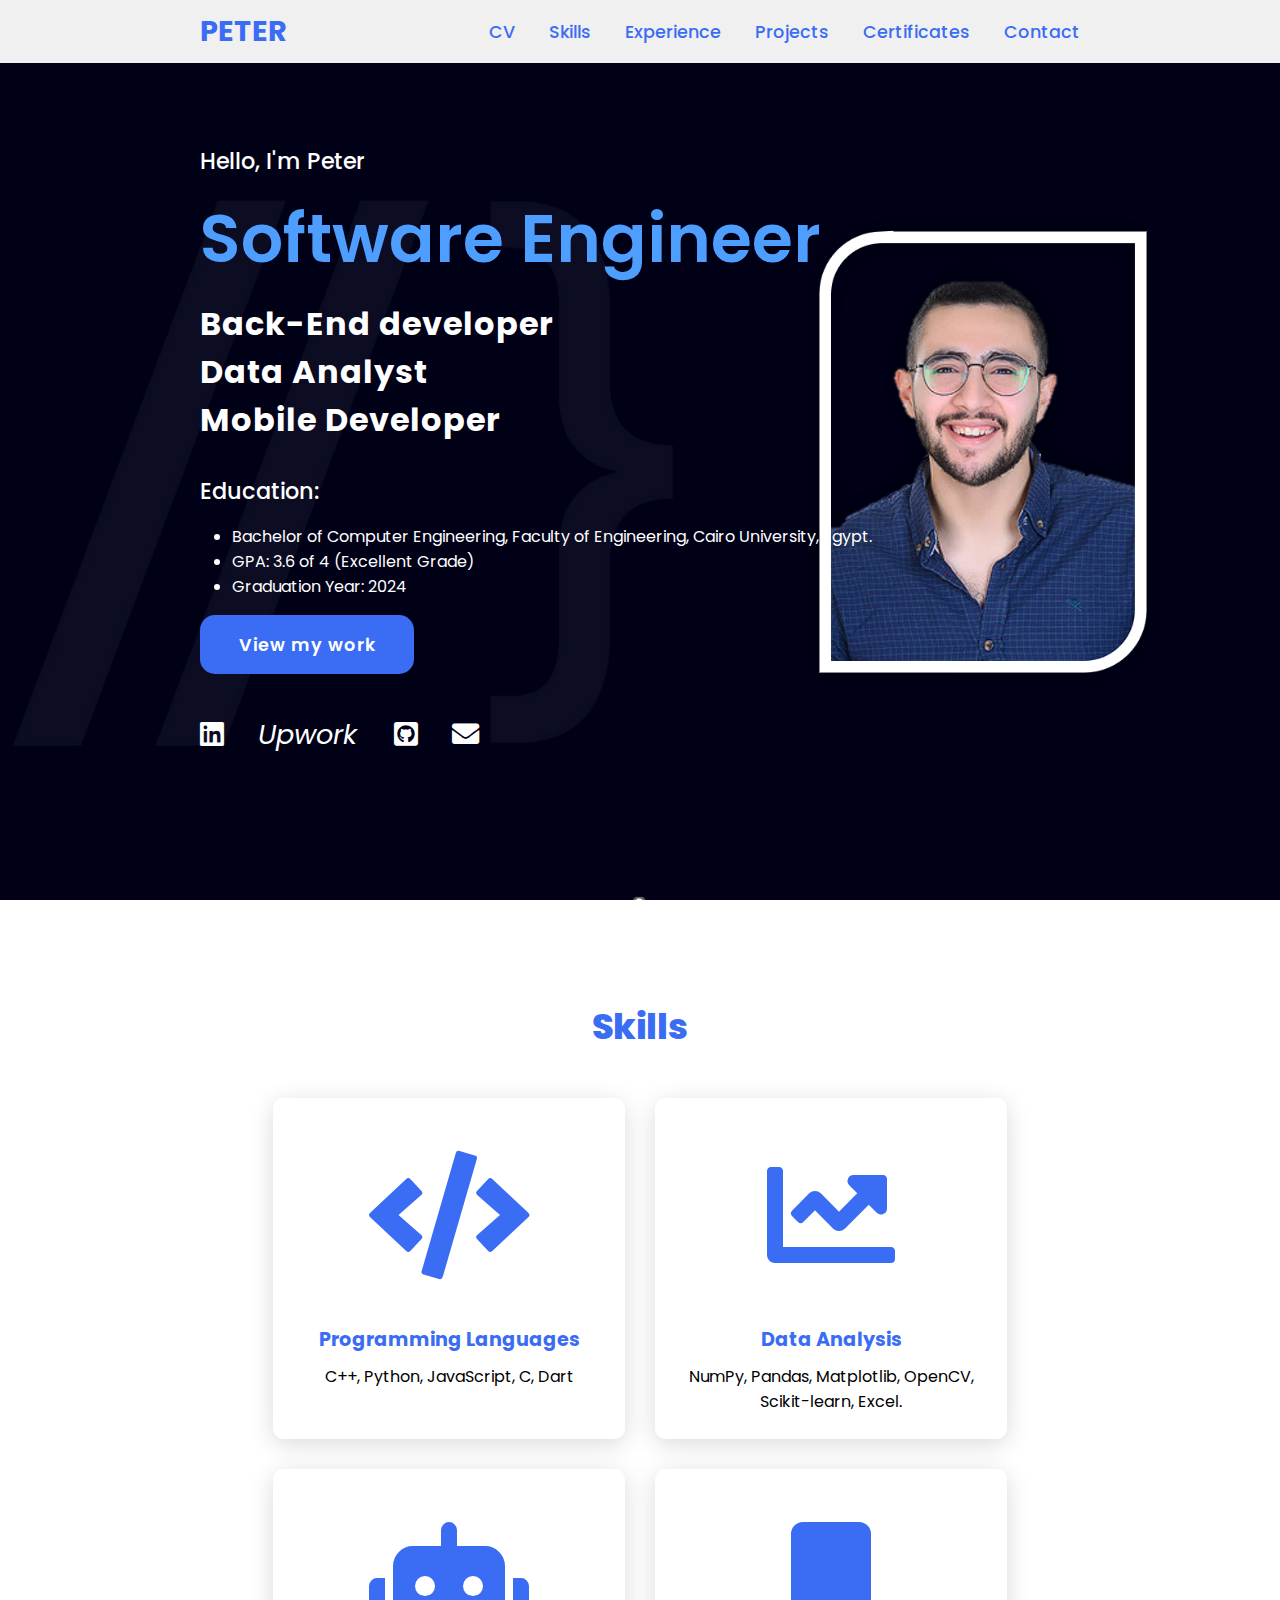
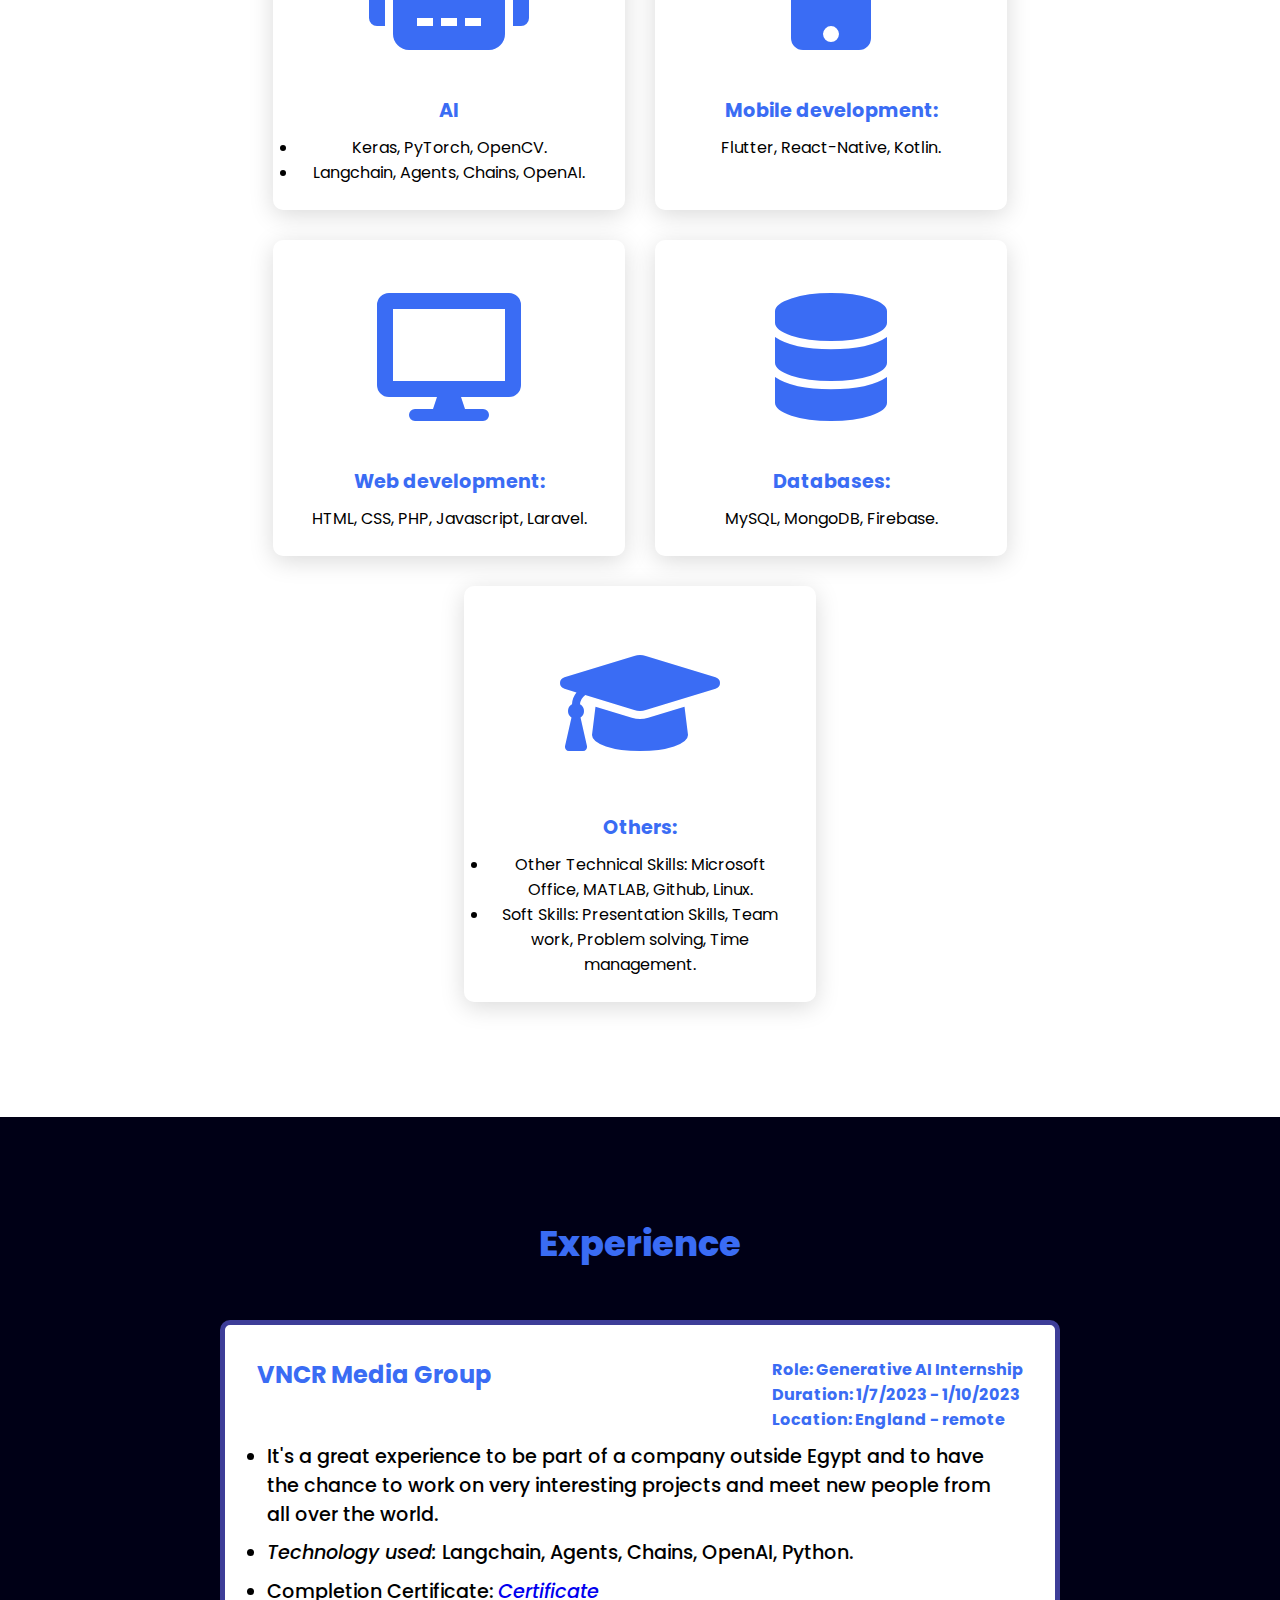
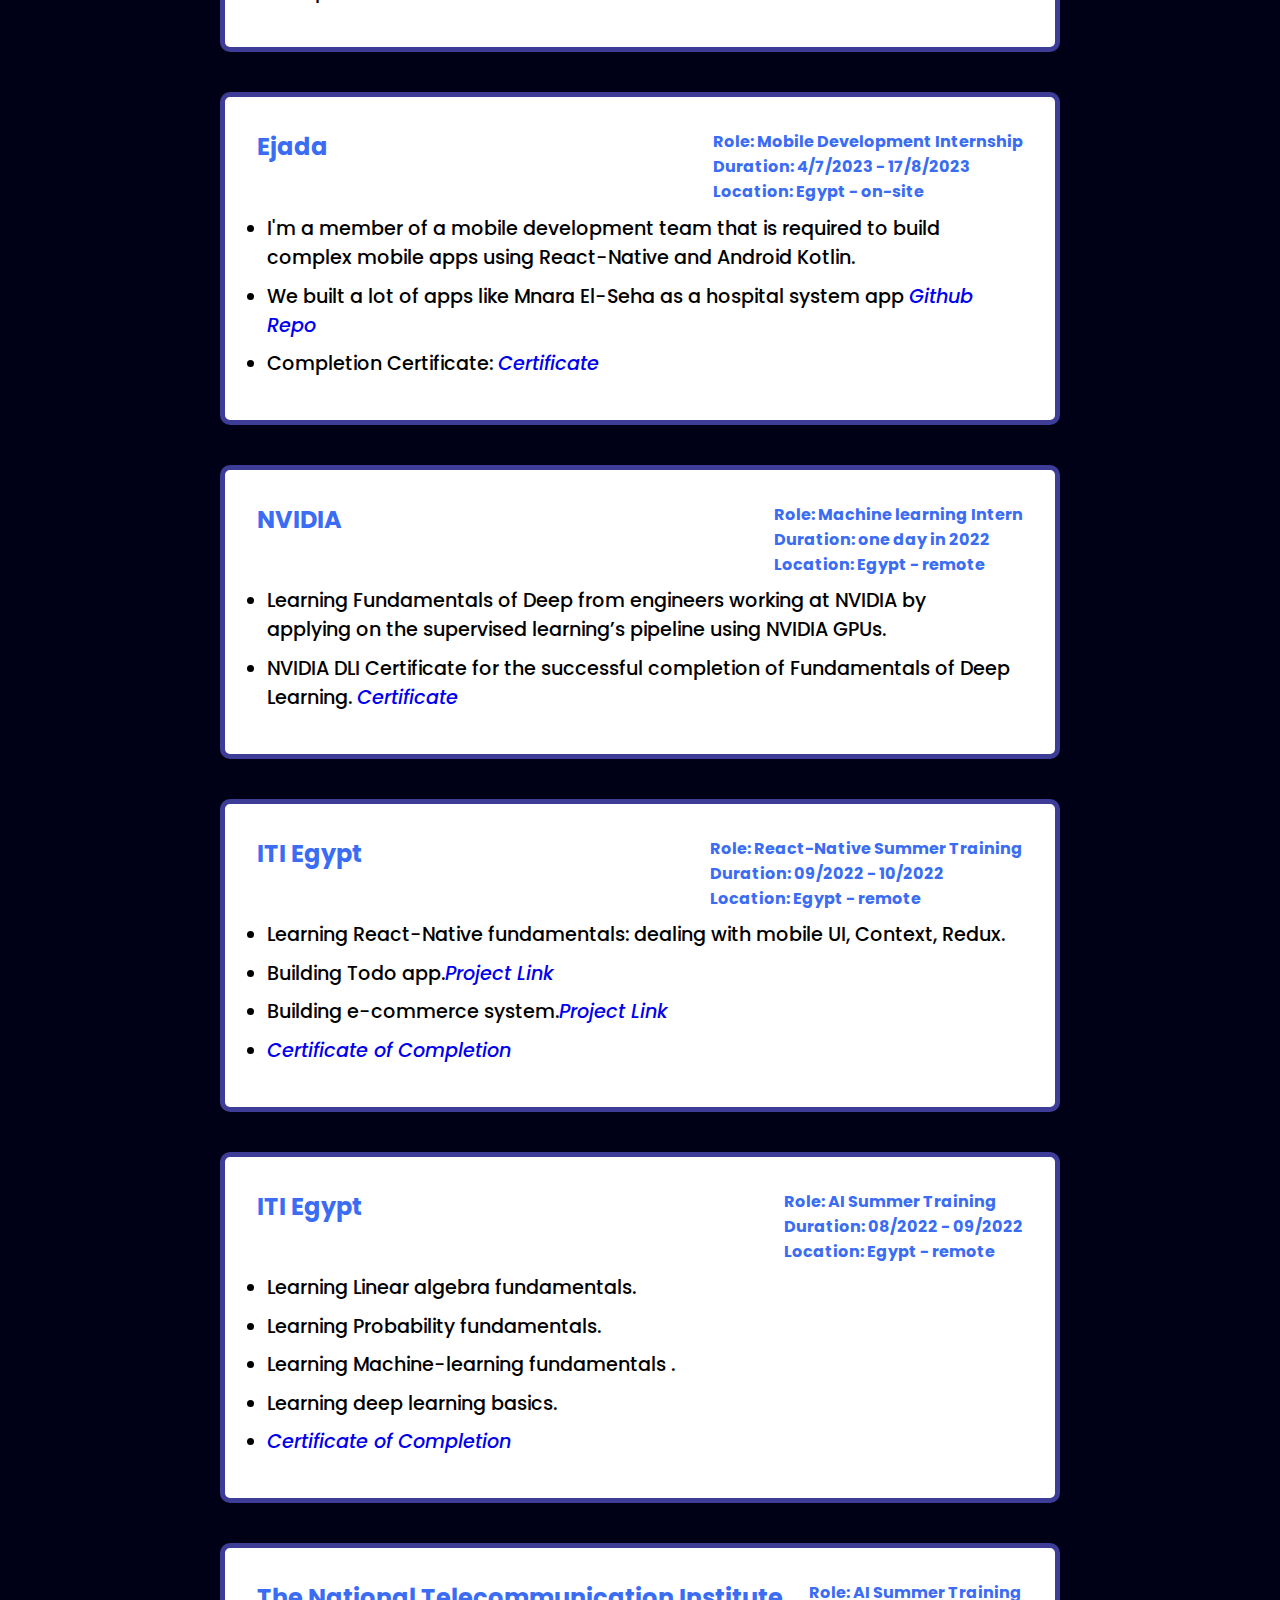
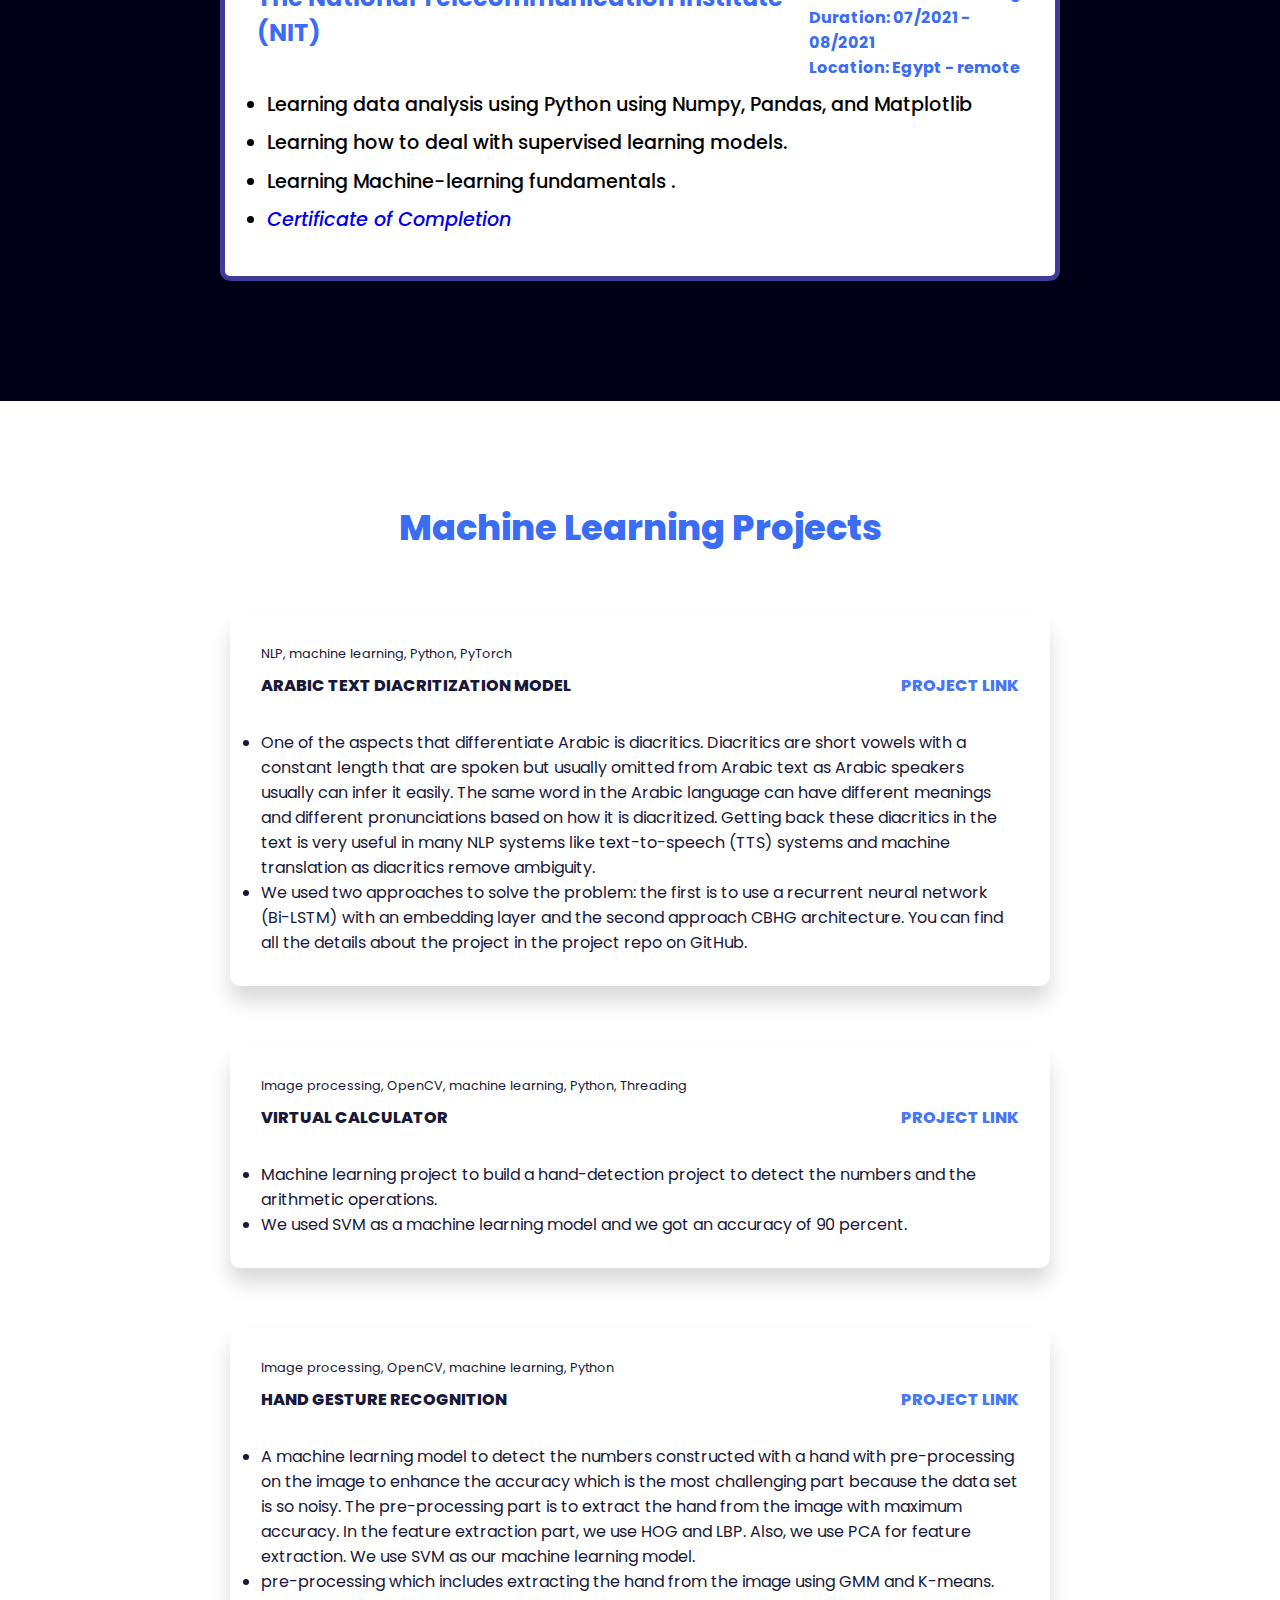
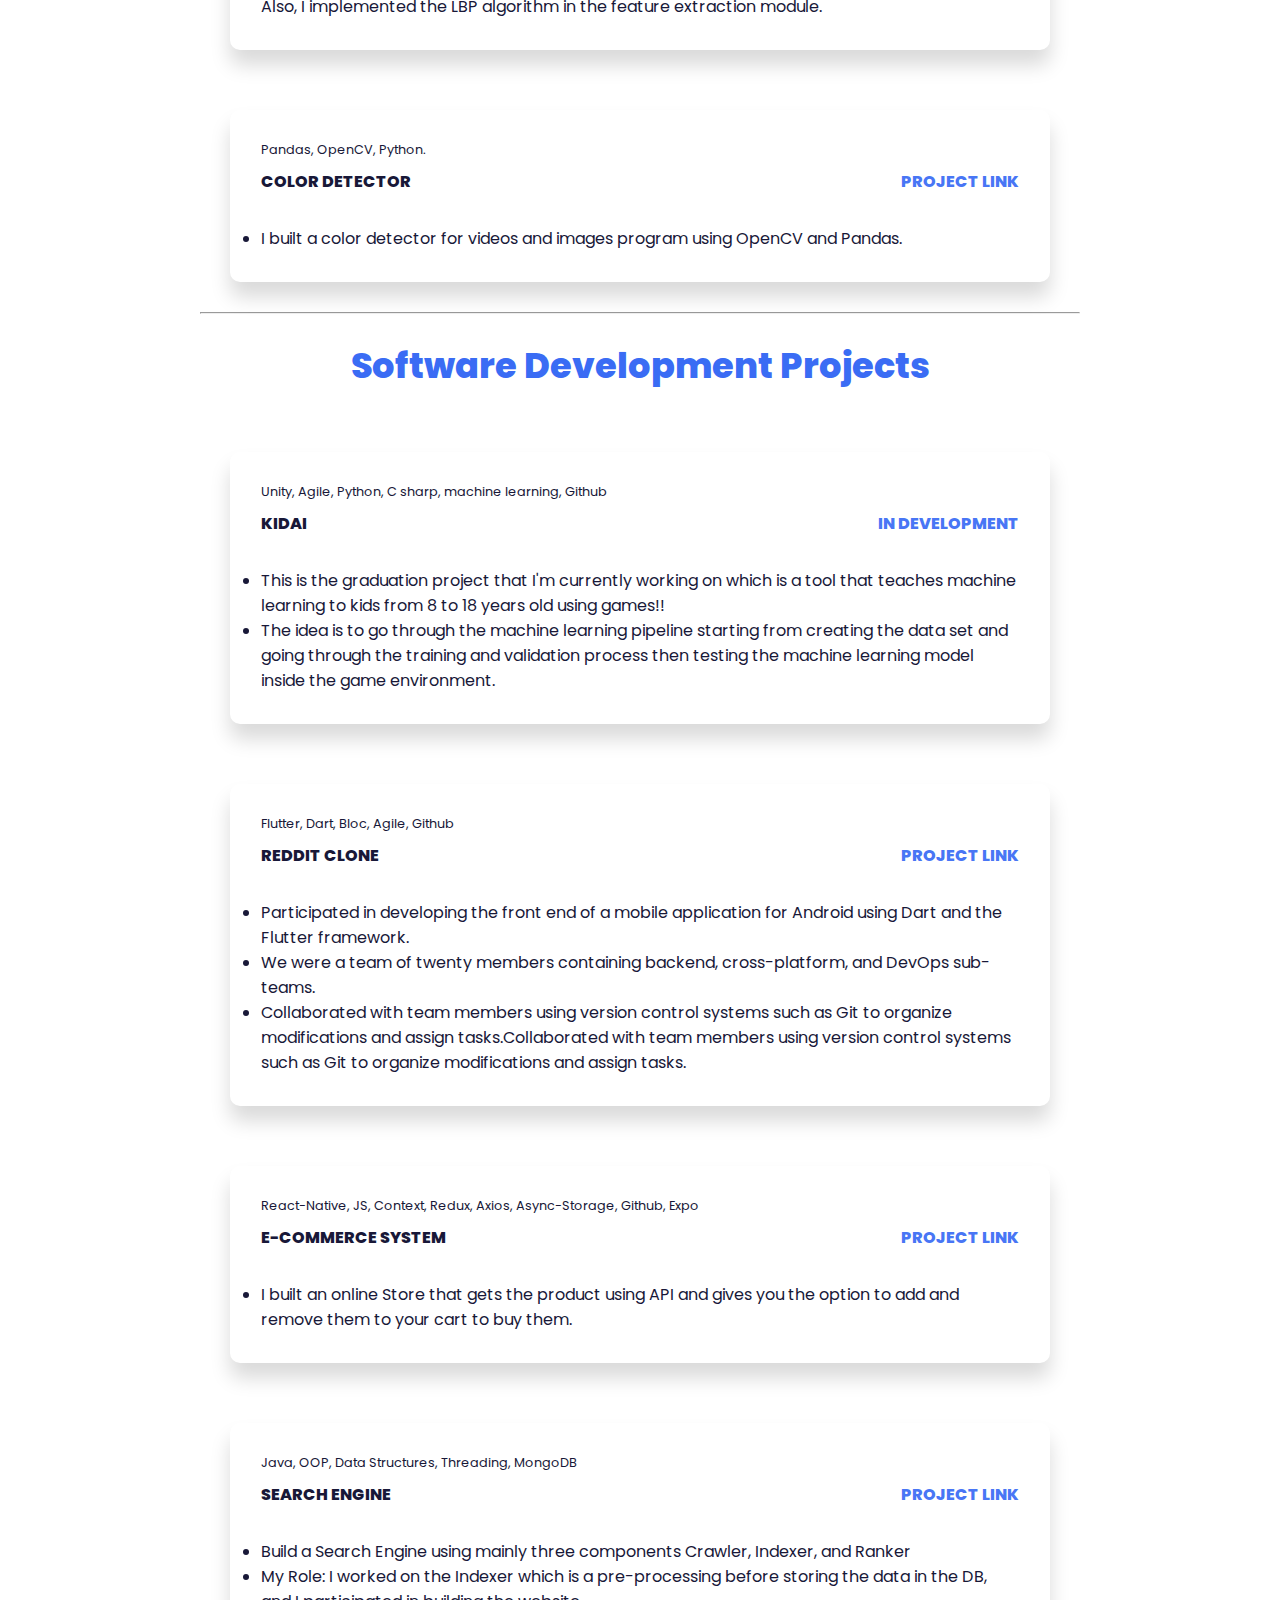
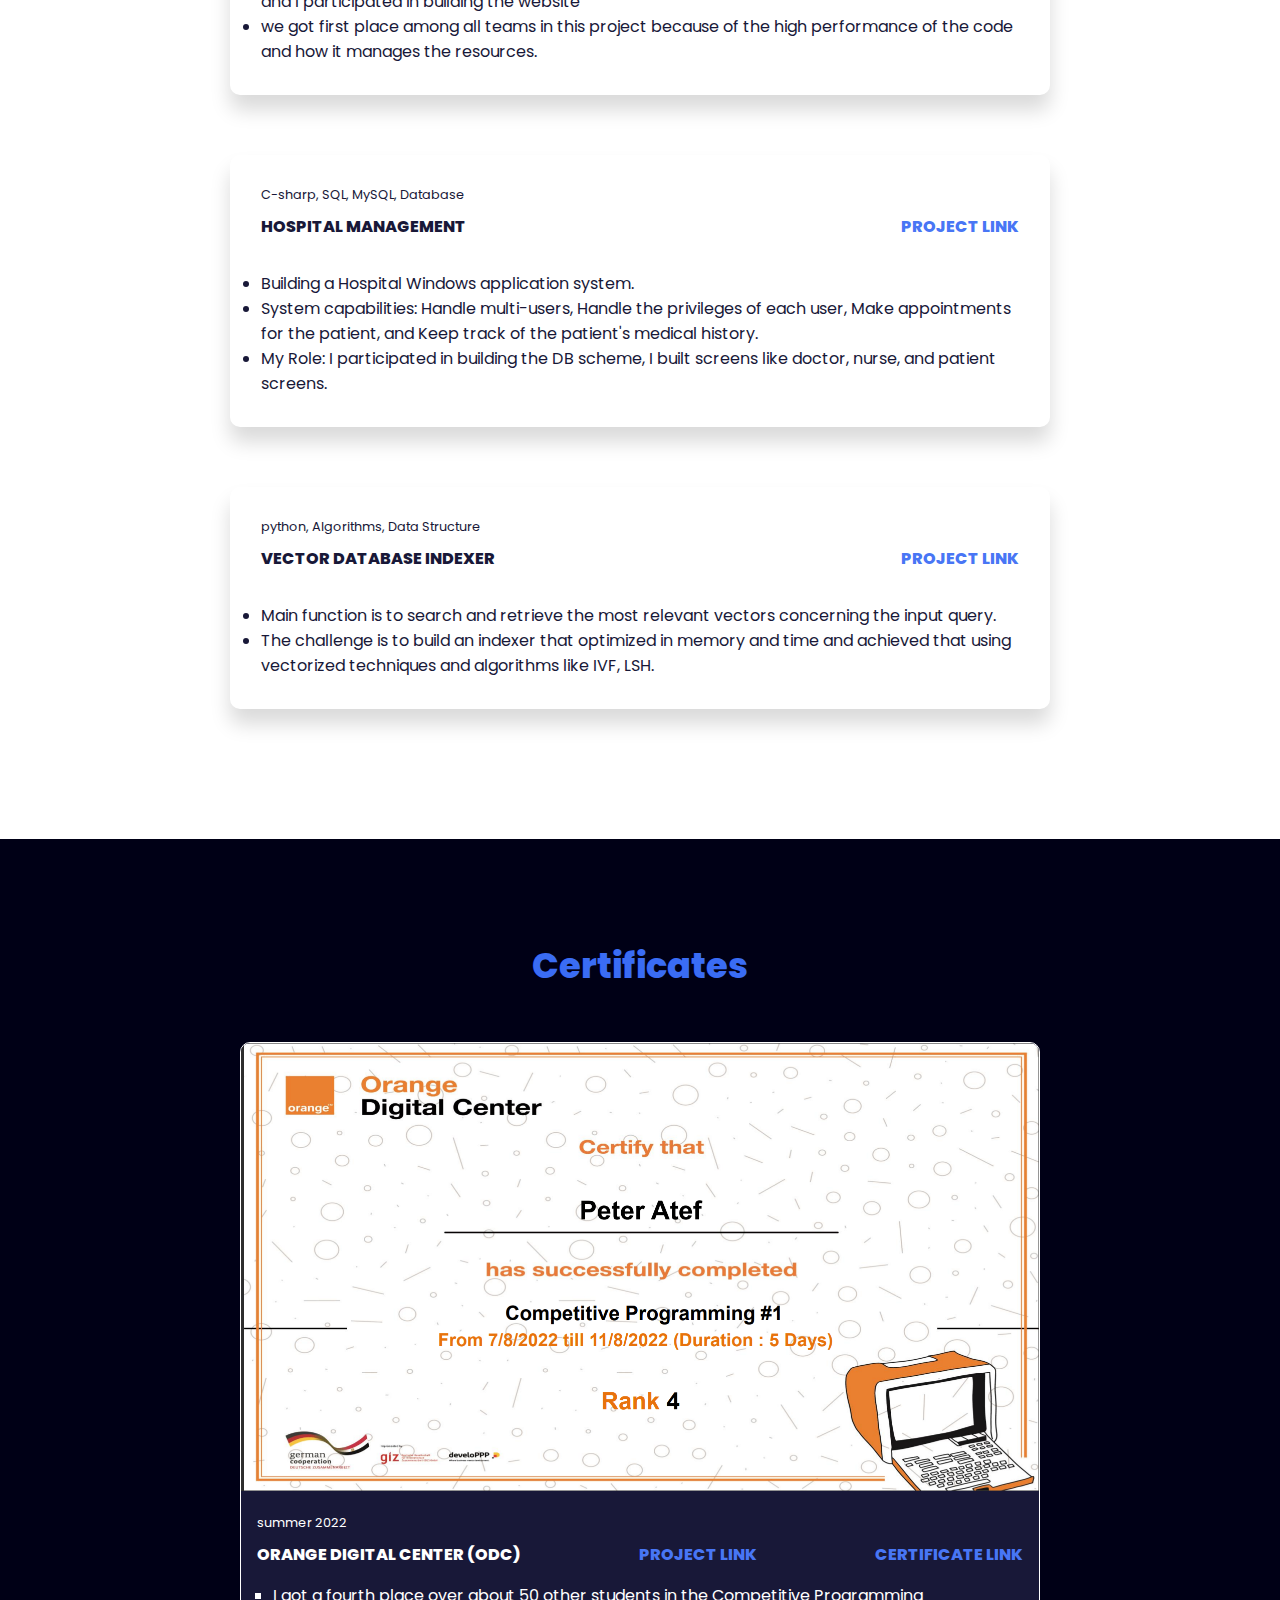
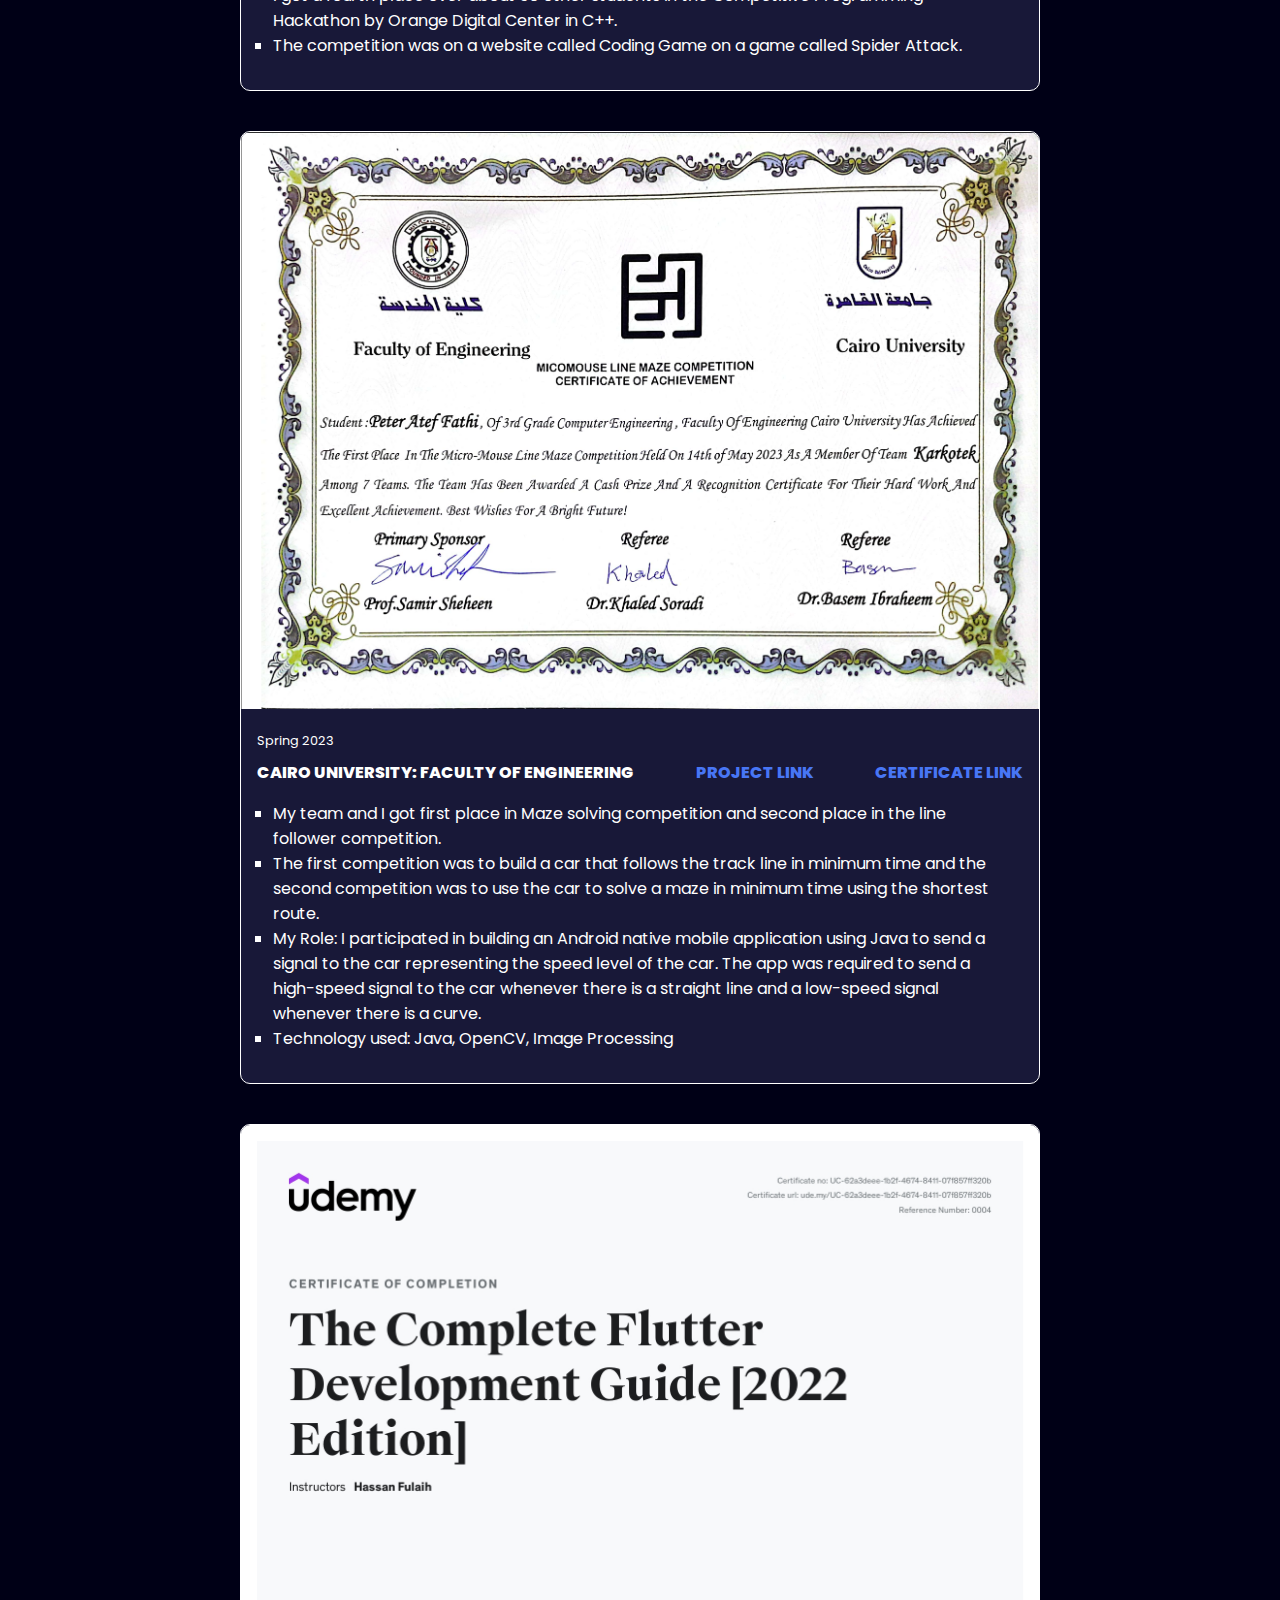
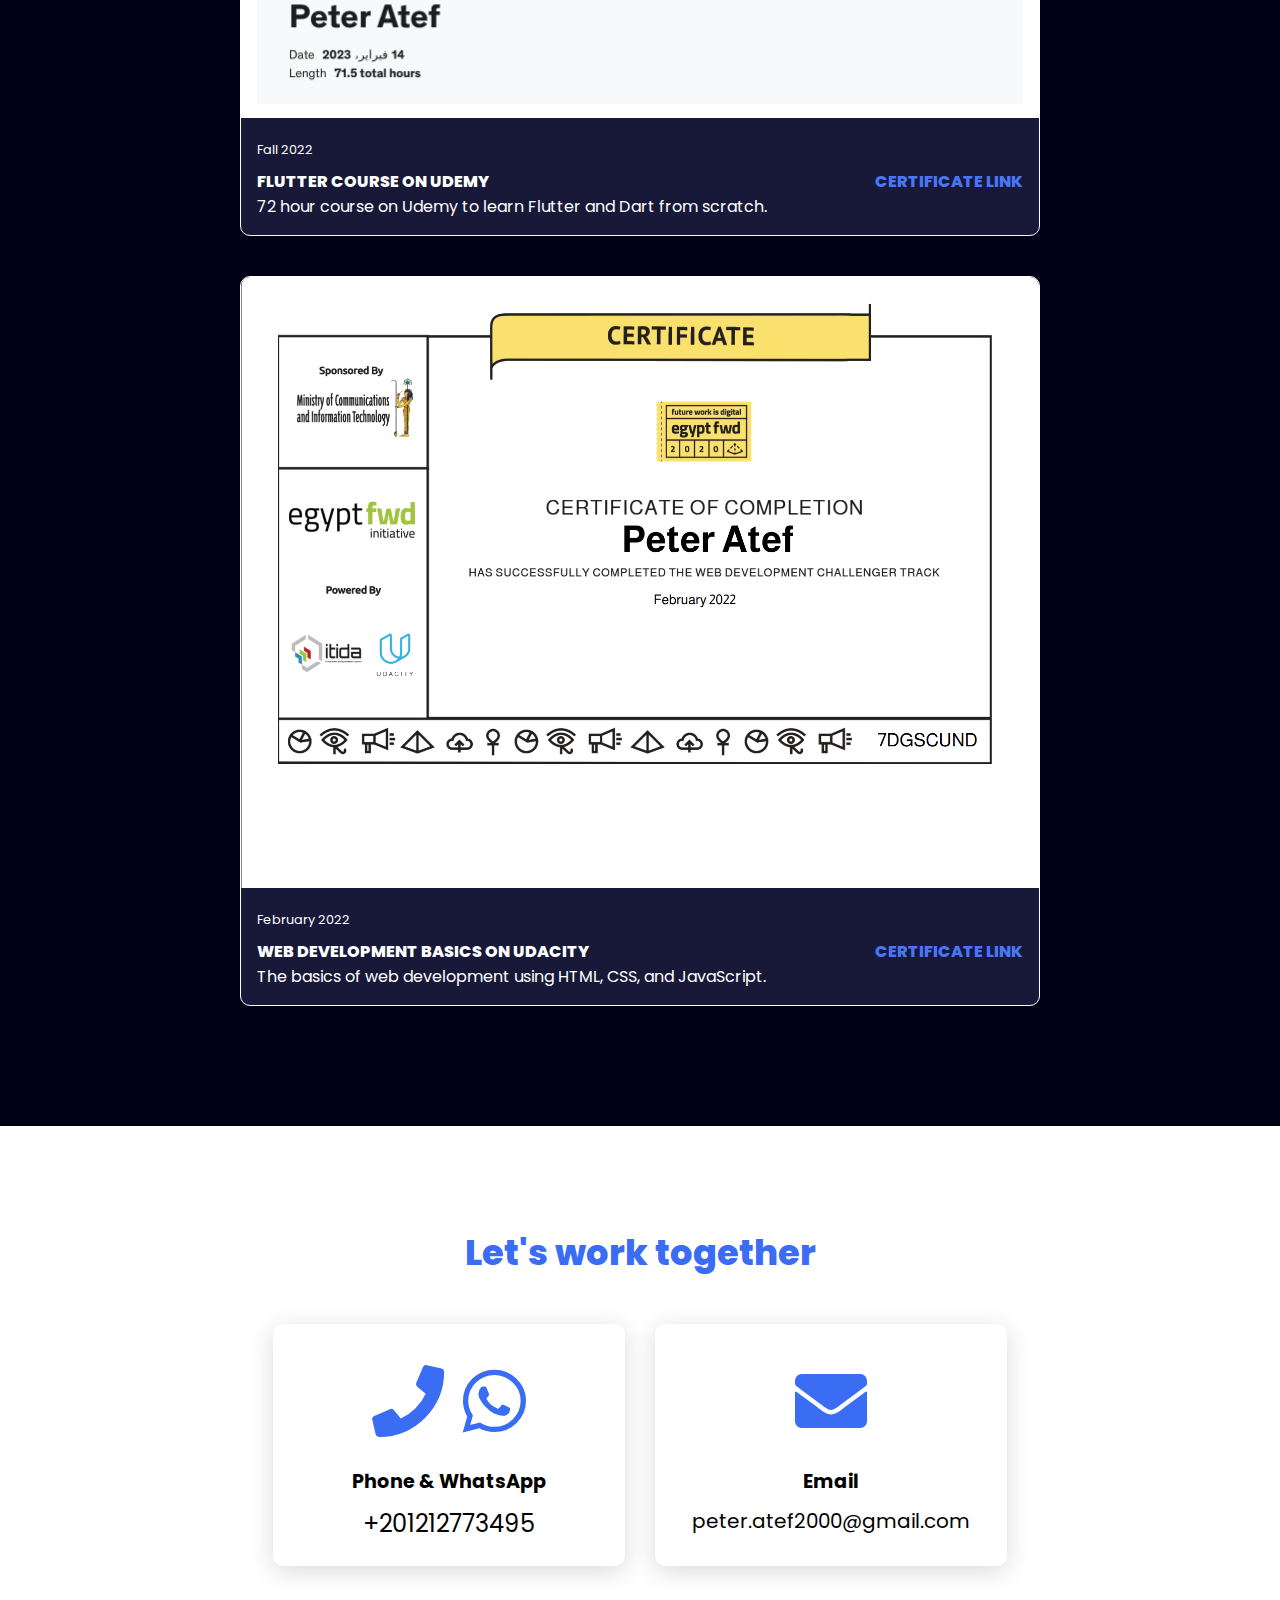
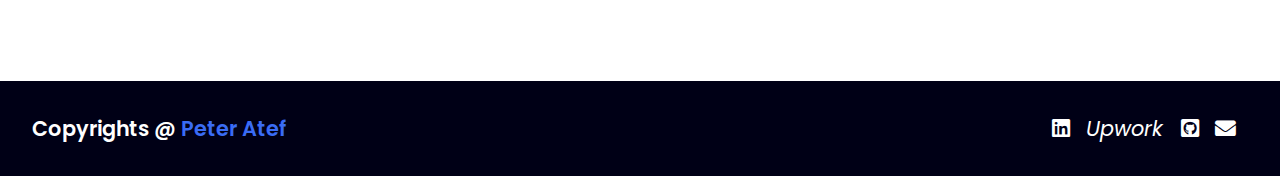
<file: home.html>
<!DOCTYPE html>
<html lang="en">
  <head>
    <meta charset="UTF-8" />
    <meta http-equiv="X-UA-Compatible" content="IE=edge" />
    <meta name="viewport" content="width=device-width, initial-scale=1.0" />
    <link
      rel="stylesheet"
      href="https://cdnjs.cloudflare.com/ajax/libs/font-awesome/5.15.4/css/all.min.css"
    />
    <link rel="stylesheet" href="style.css" />
    <title>Peter Atef</title>
    <link rel="icon" type="image/x-icon" href="/images/id.JPG" />
  </head>
  <body>
    <header>
      <a href="#" class="logo">Peter</a>
      <nav class="navigation">
        <a
          href="https://github.com/EngPeterAtef/Peter_Atef/blob/main/Peter_Atef.pdf"
          target="_blank"
          >CV</a
        >
        <a href="#skills">Skills</a>
        <a href="#experience">Experience</a>
        <a href="#projects">Projects</a>
        <a href="#certificate">Certificates</a>
        <a href="#contact">Contact</a>
      </nav>
    </header>
    <!-- main -->
    <section class="main">
      <div>
        <h2>Hello, I'm Peter<br /><span>Software Engineer</span></h2>
        <h3>
          Back-End developer<br />
          Data Analyst<br />
          Mobile Developer
        </h3>
        <h2>Education:</h2>
        <ul>
          <li>
            Bachelor of Computer Engineering, Faculty of Engineering, Cairo
            University, Egypt.
          </li>
          <li>GPA: 3.6 of 4 (Excellent Grade)</li>
          <li>Graduation Year: 2024</li>
        </ul>
        <a href="#projects" class="main-btn">View my work</a>
        <div class="social-icons">
          <a
            href="https://www.linkedin.com/in/peter-atef-b31651231/"
            title="LinekedIn"
            target="_blank"
            ><i class="fab fa-linkedin"></i
          ></a>
          <!-- <a href="https://www.facebook.com" title="Facebook" target="_blank"><i class="fab fa-facebook-square"></i></a> -->
          <a
            href="https://www.upwork.com/freelancers/~019e757d23457e426a?viewMode=1"
            title="upwork"
            target="_blank"
          >
            <i class="upwork">Upwork</i>
          </a>
          <a
            href="https://github.com/EngPeterAtef"
            title="Github"
            target="_blank"
            ><i class="fab fa-github-square"></i
          ></a>
          <a
            href="mailto:peter.atef2000@gmail.com"
            title="peter.atef2000@gmail.com"
          >
            <i class="fas fa-envelope"></i>
          </a>
        </div>
      </div>
    </section>
    <!-- skills -->
    <section class="cards" id="skills">
      <h2 class="title">Skills</h2>
      <div class="content">
        <div class="card">
          <div class="icon">
            <i class="fas fa-code"></i>
          </div>
          <div class="info">
            <h3>Programming Languages</h3>
            <p>C++, Python, JavaScript, C, Dart</p>
            <!-- <img src="./images/c++.jpg" alt="C++" class="programming-lang">
            <img src="./images/python.png" alt="Python" class="programming-lang">
            <img src="./images/Javascript.jpg" alt="JavaScript" class="programming-lang">
            <img src="./images/c.jpg" alt="C" class="programming-lang">
            <img src="./images/dart.png" alt="Dart" class="programming-lang"> -->
          </div>
        </div>
        <div class="card">
          <div class="icon">
            <i class="fas fa-chart-line"></i>
          </div>
          <div class="info">
            <h3>Data Analysis</h3>
            <p>NumPy, Pandas, Matplotlib, OpenCV, Scikit-learn, Excel.</p>
          </div>
        </div>
        <div class="card">
          <div class="icon">
            <i class="fas fa-robot"></i>
          </div>
          <div class="info">
            <h3>AI</h3>
            <ul>
              <li>Keras, PyTorch, OpenCV.</li>
              <li>Langchain, Agents, Chains, OpenAI.</li>
            </ul>
          </div>
        </div>
        <div class="card">
          <div class="icon">
            <i class="fas fa-mobile"></i>
          </div>
          <div class="info">
            <h3>Mobile development:</h3>
            <p>Flutter, React-Native, Kotlin.</p>
          </div>
        </div>
        <div class="card">
          <div class="icon">
            <i class="fas fa-desktop"></i>
          </div>
          <div class="info">
            <h3>Web development:</h3>
            <p>HTML, CSS, PHP, Javascript, Laravel.</p>
          </div>
        </div>
        <div class="card">
          <div class="icon">
            <i class="fas fa-database"></i>
          </div>
          <div class="info">
            <h3>Databases:</h3>
            <p>MySQL, MongoDB, Firebase.</p>
          </div>
        </div>
        <div class="card">
          <div class="icon">
            <i class="fas fa-graduation-cap"></i>
          </div>
          <div class="info">
            <h3>Others:</h3>
            <ul>
              <li>
                Other Technical Skills: Microsoft Office, MATLAB, Github, Linux.
              </li>
              <li>
                Soft Skills: Presentation Skills, Team work, Problem solving,
                Time management.
              </li>
            </ul>
          </div>
        </div>
      </div>
    </section>
    <!-- experience -->
    <section class="experience" id="experience">
      <h2 class="title">Experience</h2>
      <div class="content">
        <div class="exp-card">
          <strong class="exp-title">
            <p class="company-name">VNCR Media Group</p>
            <div>
              <p>Role: Generative AI Internship</p>
              <p>Duration: 1/7/2023 - 1/10/2023</p>
              <p>Location: England - remote</p>
            </div>
          </strong>
          <ul class="exp-description">
            <li>
              It's a great experience to be part of a company outside Egypt and
              to have the chance to work on very interesting projects and meet
              new people from all over the world.
            </li>
            <li>
              <em>Technology used:</em> Langchain, Agents, Chains, OpenAI,
              Python.
            </li>
            <li>
              Completion Certificate:
              <em
                ><a
                  href="https://drive.google.com/file/d/1JzYbRRLtQYE7H1fIAT1Q3ZPnLPHVnvv5/view?usp=sharing"
                  target="_blank"
                  >Certificate</a
                ></em
              >
            </li>
          </ul>
        </div>
        <div class="exp-card">
          <strong class="exp-title">
            <p class="company-name">Ejada</p>
            <div>
              <p>Role: Mobile Development Internship</p>
              <p>Duration: 4/7/2023 - 17/8/2023</p>
              <p>Location: Egypt - on-site</p>
            </div>
          </strong>
          <ul class="exp-description">
            <li>
              I'm a member of a mobile development team that is required to
              build complex mobile apps using React-Native and Android Kotlin.
            </li>
            <li>
              We built a lot of apps like Mnara El-Seha as a hospital system app
              <em
                ><a
                  href="https://github.com/EngPeterAtef/mnara-el-seha.git"
                  target="_blank"
                  >Github Repo</a
                ></em
              >
            </li>
            <li>
              Completion Certificate:
              <em
                ><a
                  href="https://github.com/EngPeterAtef/Peter_Atef/blob/main/certificates/ejada_certificate.pdf"
                  target="_blank"
                  >Certificate</a
                ></em
              >
            </li>
          </ul>
        </div>
        <div class="exp-card">
          <strong class="exp-title">
            <p class="company-name">NVIDIA</p>
            <div>
              <p>Role: Machine learning Intern</p>
              <p>Duration: one day in 2022</p>
              <p>Location: Egypt - remote</p>
            </div>
          </strong>
          <ul class="exp-description">
            <li>
              Learning Fundamentals of Deep from engineers working at NVIDIA by
              applying on the supervised learning’s pipeline using NVIDIA GPUs.
            </li>
            <li>
              NVIDIA DLI Certificate for the successful completion of
              Fundamentals of Deep Learning.
              <em
                ><a
                  href="https://courses.nvidia.com/certificates/a2c0d7d1fc4041fdbe6424426fb840a0/"
                  target="_blank"
                  >Certificate</a
                ></em
              >
            </li>
          </ul>
        </div>
        <div class="exp-card">
          <strong class="exp-title">
            <p class="company-name">ITI Egypt</p>
            <div>
              <p>Role: React-Native Summer Training</p>
              <p>Duration: 09/2022 - 10/2022</p>
              <p>Location: Egypt - remote</p>
            </div>
          </strong>
          <ul class="exp-description">
            <li>
              Learning React-Native fundamentals: dealing with mobile UI,
              Context, Redux.
            </li>
            <li>
              Building Todo app.<em
                ><a
                  href="https://github.com/EngPeterAtef/ToDoApp_ReactNative.git"
                  target="_blank"
                  >Project Link</a
                ></em
              >
            </li>
            <li>
              Building e-commerce system.<em
                ><a
                  href="https://github.com/EngPeterAtef/E-commerce_ReactNative.git"
                  target="_blank"
                  >Project Link</a
                ></em
              >
            </li>
            <li>
              <em
                ><a
                  href="https://drive.google.com/file/d/1bd6P1aQnaja9k8xvTLCUbaNHU4gasokt/view?usp=sharing"
                  target="_blank"
                  >Certificate of Completion</a
                ></em
              >
            </li>
          </ul>
        </div>
        <div class="exp-card">
          <strong class="exp-title">
            <p class="company-name">ITI Egypt</p>
            <div>
              <p>Role: AI Summer Training</p>
              <p>Duration: 08/2022 - 09/2022</p>
              <p>Location: Egypt - remote</p>
            </div>
          </strong>
          <ul class="exp-description">
            <li>Learning Linear algebra fundamentals.</li>
            <li>Learning Probability fundamentals.</li>
            <li>Learning Machine-learning fundamentals .</li>
            <li>Learning deep learning basics.</li>
            <li>
              <em
                ><a
                  href="https://drive.google.com/file/d/1Q722IQGyaufse6MrmCOagsqSKTXYz6QV/view"
                  target="_blank"
                  >Certificate of Completion</a
                ></em
              >
            </li>
          </ul>
        </div>
        <div class="exp-card">
          <strong class="exp-title">
            <p class="company-name">
              The National Telecommunication Institute (NIT)
            </p>
            <div>
              <p>Role: AI Summer Training</p>
              <p>Duration: 07/2021 - 08/2021</p>
              <p>Location: Egypt - remote</p>
            </div>
          </strong>
          <ul class="exp-description">
            <li>
              Learning data analysis using Python using Numpy, Pandas, and
              Matplotlib
            </li>
            <li>Learning how to deal with supervised learning models.</li>
            <li>Learning Machine-learning fundamentals .</li>
            <li>
              <em
                ><a
                  href="https://drive.google.com/file/d/1J4trVbHtDHtEZjTtCzV3TxTrBgTiS_Kc/view?usp=sharing"
                  target="_blank"
                  >Certificate of Completion</a
                ></em
              >
            </li>
          </ul>
        </div>
      </div>
    </section>
    <!-- projects -->
    <section class="projects" id="projects">
      <h2 class="title">Machine Learning Projects</h2>
      <div class="content">
        <div class="project-card">
          <div class="project-info">
            <p class="project-category">
              NLP, machine learning, Python, PyTorch
            </p>
            <strong class="project-title">
              <span>Arabic Text Diacritization model</span>
              <a
                href="https://github.com/Senior-Team-2023/Arabic_text_diacritization_Project.git"
                class="more-details"
                target="_blank"
                >Project Link</a
              >
            </strong>
          </div>
          <ul>
            <li>
              One of the aspects that differentiate Arabic is diacritics.
              Diacritics are short vowels with a constant length that are spoken
              but usually omitted from Arabic text as Arabic speakers usually
              can infer it easily. The same word in the Arabic language can have
              different meanings and different pronunciations based on how it is
              diacritized. Getting back these diacritics in the text is very
              useful in many NLP systems like text-to-speech (TTS) systems and
              machine translation as diacritics remove ambiguity.
            </li>
            <li>
              We used two approaches to solve the problem: the first is to use a
              recurrent neural network (Bi-LSTM) with an embedding layer and the
              second approach CBHG architecture. You can find all the details
              about the project in the project repo on GitHub.
            </li>
          </ul>
        </div>
        <div class="project-card">
          <div class="project-info">
            <p class="project-category">
              Image processing, OpenCV, machine learning, Python, Threading
            </p>
            <strong class="project-title">
              <span>Virtual Calculator</span>
              <a
                href="https://github.com/EngPeterAtef/Virtual_Calculator.git"
                class="more-details"
                target="_blank"
                >Project Link</a
              >
            </strong>
          </div>
          <ul>
            <li>
              Machine learning project to build a hand-detection project to
              detect the numbers and the arithmetic operations.
            </li>
            <li>
              We used SVM as a machine learning model and we got an accuracy of
              90 percent.
            </li>
          </ul>
        </div>
        <div class="project-card">
          <div class="project-info">
            <p class="project-category">
              Image processing, OpenCV, machine learning, Python
            </p>
            <strong class="project-title">
              <span>Hand Gesture Recognition</span>
              <a
                href="https://github.com/bemoierian/Hand-Gesture-Recognition.git"
                class="more-details"
                target="_blank"
                >Project Link</a
              >
            </strong>
          </div>
          <ul>
            <li>
              A machine learning model to detect the numbers constructed with a
              hand with pre-processing on the image to enhance the accuracy
              which is the most challenging part because the data set is so
              noisy. The pre-processing part is to extract the hand from the
              image with maximum accuracy. In the feature extraction part, we
              use HOG and LBP. Also, we use PCA for feature extraction. We use
              SVM as our machine learning model.
            </li>
            <li>
              pre-processing which includes extracting the hand from the image
              using GMM and K-means. Also, I implemented the LBP algorithm in
              the feature extraction module.
            </li>
          </ul>
        </div>
        <div class="project-card">
          <div class="project-info">
            <p class="project-category">Pandas, OpenCV, Python.</p>
            <strong class="project-title">
              <span>Color detector</span>
              <a
                href="https://github.com/EngPeterAtef/ColorDetector.git"
                class="more-details"
                target="_blank"
                >Project Link</a
              >
            </strong>
          </div>
          <ul>
            <li>
              I built a color detector for videos and images program using
              OpenCV and Pandas.
            </li>
          </ul>
        </div>
      </div>

      <hr class="hr" />
      <br />
      <h2 class="title">Software Development Projects</h2>
      <div class="content">
        <div class="project-card">
          <div class="project-info">
            <p class="project-category">
              Unity, Agile, Python, C sharp, machine learning, Github
            </p>
            <strong class="project-title">
              <span>KidAI</span>
              <a href="#" class="more-details" target="_blank"
                >In development</a
              >
            </strong>
          </div>
          <ul>
            <li>
              This is the graduation project that I'm currently working on which
              is a tool that teaches machine learning to kids from 8 to 18 years
              old using games!!
            </li>
            <li>
              The idea is to go through the machine learning pipeline starting
              from creating the data set and going through the training and
              validation process then testing the machine learning model inside
              the game environment.
            </li>
          </ul>
        </div>
        <div class="project-card">
          <div class="project-info">
            <p class="project-category">Flutter, Dart, Bloc, Agile, Github</p>
            <strong class="project-title">
              <span>Reddit Clone</span>
              <a
                href="https://github.com/RedditxClone/Cross-Platform.git"
                class="more-details"
                target="_blank"
                >Project Link</a
              >
            </strong>
          </div>
          <ul>
            <li>
              Participated in developing the front end of a mobile application
              for Android using Dart and the Flutter framework.
            </li>
            <li>
              We were a team of twenty members containing backend,
              cross-platform, and DevOps sub-teams.
            </li>
            <li>
              Collaborated with team members using version control systems such
              as Git to organize modifications and assign tasks.Collaborated
              with team members using version control systems such as Git to
              organize modifications and assign tasks.
            </li>
          </ul>
        </div>
        <div class="project-card">
          <div class="project-info">
            <p class="project-category">
              React-Native, JS, Context, Redux, Axios, Async-Storage, Github,
              Expo
            </p>
            <strong class="project-title">
              <span>E-Commerce System</span>
              <a
                href="https://github.com/EngPeterAtef/OnlineStore_ReactNative.git"
                class="more-details"
                target="_blank"
                >Project Link</a
              >
            </strong>
          </div>
          <ul>
            <li>
              I built an online Store that gets the product using API and gives
              you the option to add and remove them to your cart to buy them.
            </li>
          </ul>
        </div>
        <div class="project-card">
          <div class="project-info">
            <p class="project-category">
              Java, OOP, Data Structures, Threading, MongoDB
            </p>
            <strong class="project-title">
              <span>Search Engine</span>
              <a
                href="https://github.com/EngPeterAtef/SearchEngine.git"
                class="more-details"
                target="_blank"
                >Project Link</a
              >
            </strong>
          </div>
          <ul>
            <li>
              Build a Search Engine using mainly three components Crawler,
              Indexer, and Ranker
            </li>
            <li>
              My Role: I worked on the Indexer which is a pre-processing before
              storing the data in the DB, and I participated in building the
              website
            </li>
            <li>
              we got first place among all teams in this project because of the
              high performance of the code and how it manages the resources.
            </li>
          </ul>
        </div>
        <div class="project-card">
          <div class="project-info">
            <p class="project-category">
                C-sharp, SQL, MySQL, Database
            </p>
            <strong class="project-title">
              <span>Hospital management</span>
              <a
                href="https://github.com/EngPeterAtef/Hospital.git"
                class="more-details"
                target="_blank"
                >Project Link</a
              >
            </strong>
          </div>
          <ul>
            <li>
                Building a Hospital Windows application system.
            </li>
            <li>
                System capabilities: Handle multi-users, Handle the privileges of each user, Make appointments for the patient, and Keep
                track of the patient's medical history.                
            </li>
            <li>
                My Role: I participated in building the DB scheme, I built screens like doctor, nurse, and patient screens.
            </li>
          </ul>
        </div>
        <div class="project-card">
          <div class="project-info">
            <p class="project-category">
                python, Algorithms, Data Structure
            </p>
            <strong class="project-title">
              <span>Vector Database Indexer</span>
              <a
                href="https://github.com/Senior-Team-2023/vector-database-index"
                class="more-details"
                target="_blank"
                >Project Link</a
              >
            </strong>
          </div>
          <ul>
            <li>
                Main function is to search and retrieve the most relevant vectors concerning the input query.
            </li>
            <li>
                The challenge is to build an indexer that optimized in memory and time and achieved that using vectorized techniques
                and algorithms like IVF, LSH.
            </li>
          </ul>
        </div>
      </div>
    </section>
    <!-- certificate -->
    <section class="certificate" id="certificate">
      <a
        href="https://github.com/EngPeterAtef/Peter_Atef/tree/main/certificates"
        target="_blank"
        class="more-details"
        title="Click to view all certificates"
        ><h2 class="title">Certificates</h2></a
      >
      <div class="content">
        <div class="certificate-card">
          <div class="certificate-image">
            <img src="./images/odc.png" />
          </div>
          <div class="certificate-info">
            <p class="certificate-category">summer 2022</p>
            <strong class="certificate-title">
              <span>Orange Digital Center (ODC)</span>
              <a
                href="https://github.com/EngPeterAtef/Spider-Attack-coding-game.git"
                target="_blank"
                class="more-details"
                >Project Link</a
              >
              <a
                href="https://drive.google.com/file/d/11QQKanTKPr-FPPpjkAnmuAjnSrvgbKn8/view?usp=sharing"
                target="_blank"
                class="more-details"
                >Certificate Link</a
              >
            </strong>
            <ul>
              <li>
                I got a fourth place over about 50 other students in the
                Competitive Programming Hackathon by Orange Digital Center in
                C++.
              </li>
              <li>
                The competition was on a website called Coding Game on a game
                called Spider Attack.
              </li>
            </ul>
          </div>
        </div>
        <div class="certificate-card">
          <div class="certificate-image">
            <img src="./images/embedded.png" />
          </div>
          <div class="certificate-info">
            <p class="certificate-category">Spring 2023</p>
            <strong class="certificate-title">
              <span>Cairo University: Faculty of Engineering</span>
              <a
                href="https://github.com/Ahmed-H300/Carcotech.git"
                class="more-details"
                >Project Link</a
              >
              <a
                href="https://drive.google.com/file/d/1Z6LuEUck0J2C5h---Z1ElFGGv_jrJztf/view?usp=sharing"
                class="more-details"
                >Certificate Link</a
              >
            </strong>
            <ul>
              <li>
                My team and I got first place in Maze solving competition and
                second place in the line follower competition.
              </li>
              <li>
                The first competition was to build a car that follows the track
                line in minimum time and the second competition was to use the
                car to solve a maze in minimum time using the shortest route.
              </li>
              <li>
                My Role: I participated in building an Android native mobile
                application using Java to send a signal to the car representing
                the speed level of the car. The app was required to send a
                high-speed signal to the car whenever there is a straight line
                and a low-speed signal whenever there is a curve.
              </li>
              <li>Technology used: Java, OpenCV, Image Processing</li>
            </ul>
          </div>
        </div>
        <div class="certificate-card">
          <div class="certificate-image">
            <img src="./images/flutter_udemy.jpg" />
          </div>
          <div class="certificate-info">
            <p class="certificate-category">Fall 2022</p>
            <strong class="certificate-title">
              <span>Flutter Course on Udemy</span>
              <a
                href="https://drive.google.com/file/d/1a-urUK7HvG-4fgoXvi0tUzDmRtlI5UsV/view?usp=sharing"
                class="more-details"
                >Certificate Link</a
              >
            </strong>
            72 hour course on Udemy to learn Flutter and Dart from scratch.
          </div>
        </div>
        <div class="certificate-card">
          <div class="certificate-image">
            <img src="./images/web.png" />
          </div>
          <div class="certificate-info">
            <p class="certificate-category">February 2022</p>
            <strong class="certificate-title">
              <span>Web development basics on Udacity</span>
              <a
                href="https://drive.google.com/file/d/1BrvTiwTr-GvSYLNNlaZmJjvVTG6IZamQ/view?usp=share_link"
                class="more-details"
                >Certificate Link</a
              >
            </strong>
            The basics of web development using HTML, CSS, and JavaScript.
          </div>
        </div>
      </div>
    </section>
    <!-- contact -->
    <section class="cards contact" id="contact">
      <h2 class="title">Let's work together</h2>
      <div class="content">
        <div class="card">
          <div class="icon">
            <i class="fas fa-phone"></i>
            <i class="fab fa-whatsapp"></i>
          </div>
          <div class="info">
            <h3>Phone & WhatsApp</h3>
            <p>+201212773495</p>
          </div>
        </div>
        <div class="card">
          <div class="icon">
            <i class="fas fa-envelope"></i>
          </div>
          <div class="info">
            <h3>Email</h3>
            <p style="font-size: 1.25em">peter.atef2000@gmail.com</p>
          </div>
        </div>
      </div>
    </section>
    <!-- footer -->
    <footer class="footer">
      <p class="footer-title">Copyrights @ <span>Peter Atef</span></p>
      <div class="social-icons">
        <a
          href="https://www.linkedin.com/in/peter-atef-b31651231/"
          title="LinekedIn"
          target="_blank"
          ><i class="fab fa-linkedin"></i
        ></a>
        <!-- <a href="https://www.facebook.com" title="Facebook" target="_blank"><i class="fab fa-facebook-square"></i></a> -->
        <a
          href="https://www.upwork.com/freelancers/~019e757d23457e426a?viewMode=1"
          title="upwork"
          target="_blank"
        >
          <i class="upwork">Upwork</i>
        </a>
        <a href="https://github.com/EngPeterAtef" title="Github" target="_blank"
          ><i class="fab fa-github-square"></i
        ></a>
        <a
          href="mailto:peter.atef2000@gmail.com"
          title="peter.atef2000@gmail.com"
        >
          <i class="fas fa-envelope"></i>
        </a>
      </div>
    </footer>
  </body>
</html>
</file>
<file: style.css>
@import url("https://fonts.googleapis.com/css2?family=Poppins:ital,wght@0,100;0,200;0,300;0,400;0,500;0,600;0,700;0,800;0,900;1,100;1,200;1,300;1,400;1,500;1,600;1,700;1,800;1,900&display=swap");

* {
  font-family: "Poppins", sans-serif;
  margin: 0;
  padding: 0;
  box-sizing: border-box;
  scroll-behavior: smooth;
}

header {
  background-color: #f0f0f0;
  width: 100%;
  position: fixed;
  z-index: 999;
  display: flex;
  justify-content: space-between;
  align-items: center;
  padding: 10px 200px;
}

.logo {
  text-decoration: none;
  color: #3a6cf4;
  text-transform: uppercase;
  font-weight: 700;
  font-size: 1.8em;
}

.navigation a {
  color: #3a6cf4;
  text-decoration: none;
  font-size: 1.1em;
  font-weight: 500;
  padding-left: 30px;
}

.navigation a:hover {
  color: #601cfc;
}

section {
  padding: 100px 200px;
}

.main {
  width: 100%;
  min-height: 100vh;
  display: flex;
  align-items: center;
  background: url(images/back6.png) no-repeat;
  background-size: cover;
  background-position: center;
  background-attachment: fixed;
  background-color: #010017;
}

.main h2 {
  color: #fff;
  font-size: 1.4em;
  font-weight: 500;
}

.main h2 span {
  display: inline-block;
  margin-top: 10px;
  color: #4e9eff;
  font-size: 3em;
  font-weight: 600;
}

.main h3 {
  color: #fff;
  font-size: 2em;
  font-weight: 700;
  letter-spacing: 1px;
  margin-top: 10px;
  margin-bottom: 30px;
}

.main ul {
  color: #fff;
  font-size: 1em;
  margin: 1em 1em 1em 2em;
}

.main-btn {
  color: #fff;
  background-color: #3a6cf4;
  text-decoration: none;
  font-size: 1.1em;
  font-weight: 600;
  display: inline-block;
  padding: 0.9375em 2.1875em;
  letter-spacing: 1px;
  border-radius: 15px;
  margin-bottom: 40px;
  transition: 0.7s ease;
}

.main-btn:hover {
  background-color: #0a49f6;
  transform: scale(1.1);
}

.social-icons a {
  color: #fff;
  font-size: 1.7em;
  padding-right: 30px;
}

/* .upwork {
  font-size: 0.75em;
} */
.upwork_icon {
  width: 1em;
  height: 1em;
  /* margin-top: 30px; */
}

.upwork_icon_div {
  display: inline-block;
  justify-content: center;
  align-items: center;
  margin-top: 0.5em;
}

a {
  text-decoration: none;
}

.title {
  display: flex;
  justify-content: center;
  color: #3a6cf4;
  font-size: 2.2em;
  font-weight: 800;
  margin-bottom: 30px;
}

.content {
  display: flex;
  justify-content: center;
  flex-direction: row;
  flex-wrap: wrap;
  width: 100%;
}

.projects-content {
  overflow: auto;
  white-space: nowrap;
  display: flex;
  justify-content: center;
  flex-direction: row;
  flex-wrap: wrap;
}

.card {
  background-color: #fff;
  width: 22em;
  box-shadow: 0 5px 25px rgba(1 1 1 / 15%);
  border-radius: 10px;
  padding: 25px;
  margin: 15px;
  transition: 0.7s ease;
}

.card:hover {
  transform: scale(1.1);
}

.card .icon {
  color: #3a6cf4;
  font-size: 8em;
  text-align: center;
}

.info {
  text-align: center;
}

.info h3 {
  color: #3a6cf4;
  font-size: 1.2em;
  font-weight: 700;
  margin: 10px;
}

.certificate {
  background-color: #000016;
}

.experience {
  background-color: #000016;
}

.certificate .content {
  margin-top: 30px;
}

/* .experience .content{
    margin: 30px;
} */

.project-card {
  background-color: #fff;
  /* border: 3px solid #181838; */
  /* min-height: 14em; */
  width: 100%;
  overflow: hidden;
  border-radius: 10px;
  margin: 20px;
  transition: 0.7s ease;
  color: #181838;
  box-shadow: 0 15px 20px rgba(1 1 1 / 15%);
  border-radius: 10px;
  padding: 15px;
  margin: 30px;
  transition: 0.7s ease;
}

.certificate-card {
  background-color: #181838;
  border: 1px solid #fff;
  min-height: 14em;
  width: 50em;
  overflow: hidden;
  border-radius: 10px;
  margin: 20px;
  transition: 0.7s ease;
  color: #fff;
  display: inline-block;
}

.certificate-card ul {
  list-style: square;
  padding: 1em;
}

.project-card ul {
  padding: 1em;
}

.exp-card {
  background-color: #fff;
  border: 5px solid #3d3d98;
  /* min-height: 14em; */
  width: 100%;
  overflow: hidden;
  border-radius: 10px;
  margin: 20px;
  transition: 0.7s ease;
  padding: 2em;
}

.project-card:hover {
  transform: scale(1.1);
}

.certificate-card:hover {
  transform: scale(1.1);
}

.exp-card:hover {
  transform: scale(1.1);
}

.project-info {
  padding: 1em;
}

.project-category {
  font-size: 0.8em;
  color: #181838;
}

.project-title {
  display: flex;
  justify-content: space-between;
  text-transform: uppercase;
  font-weight: 800;
  margin-top: 10px;
  color: #181838;
}

.certificate-card:hover .certificate-image {
  opacity: 0.9;
}

.certificate-image img {
  width: 100%;
}

.certificate-info {
  padding: 1em;
}

.certificate-category {
  font-size: 0.8em;
  color: #fff;
}

.certificate-title {
  display: flex;
  justify-content: space-between;
  text-transform: uppercase;
  font-weight: 800;
  margin-top: 10px;
}

.more-details {
  text-decoration: none;
  color: #4876f5;
}

.exp-title {
  color: #3a6cf4;
  display: flex;
  justify-content: space-between;
}

.exp-title div {
  display: flex;
  align-items: start;
  flex-direction: column;
}

.company-name {
  font-size: 1.5em;
  font-weight: 700;
  color: #3a6cf4;
}

.exp-description {
  font-size: 1.2em;
  font-weight: 500;
  color: #000;
}

.exp-description li {
  margin: 0.5em;
}

.more-details:hover {
  color: #601cfc;
}

.contact .icon {
  font-size: 4.5em;
}

.contact .info h3 {
  color: #000;
}

.contact .info p {
  font-size: 1.5em;
}

.footer {
  background-color: #000016;
  color: #fff;
  padding: 2em;
  display: flex;
  justify-content: space-between;
}

.footer-title {
  font-size: 1.3em;
  font-weight: 600;
}

.footer-title span {
  color: #3a6cf4;
}

.footer .social-icons a {
  font-size: 1.3em;
  padding: 0 12px 0 0;
}

.positions {
  font-weight: bold;
  font-size: 2em;
  color: #fff;
}

@media (max-width: 1023px) {
  header {
    padding: 12px 20px;
  }

  .navigation a {
    padding-left: 10px;
  }

  .title {
    font-size: 1.8em;
  }

  section {
    padding: 80px 20px;
    width: 100%;
  }

  .main-content h2 {
    font-size: 1em;
  }

  .main-content h3 {
    font-size: 1.6em;
  }

  .content {
    align-items: center;
  }

  .card {
    width: 18em;
  }

  .card .icon {
    font-size: 6em;
  }

  .info h3 {
    font-size: 1.1em;
    font-weight: 700;
    margin: 10px;
  }

  .info p {
    font-size: 1em;
  }

  .contact .info p {
    font-size: 1em;
  }
}

@media (max-width: 900px) {
  body {
    font-size: 0.95em;
  }

  .card {
    width: 15em;
  }

  .contact .info p {
    font-size: 0.8em;
  }

  .card .icon {
    font-size: 4em;
  }

}

@media (max-width: 700px) {
  body {
    font-size: 0.75em;
  }

  .main {
    background: url(images/back6.png) no-repeat;
    background-size: contain;
    background-position: center;
    background-attachment: fixed;
    background-color: #010017;
  }

  .main-content h2 {
    font-size: 0.8em;
  }

  .main-content h3 {
    font-size: 1.4em;
  }

  .navigation a {
    padding-left: 5px;
  }

  .card {
    width: 15em;
  }

  .card .icon {
    font-size: 4em;
  }

  .info h3 {
    font-size: 1em;
    font-weight: 700;
    margin: 10px;
  }

  .info p {
    font-size: 0.7em;
  }
}

@media (max-width: 628px) {
  body {
    font-size: 0.7em;
  }
}

@media (max-width: 592px) {
  body {
    font-size: 0.69em;
  }
}

@media (max-width: 550px) {
  body {
    font-size: 0.65em;
  }

  /* .positions {
    font-size: 1.25em;
  }
  .main {
    font-size: 2em;
  } */
  .content {
    align-items: center;
    justify-content: center;
  }

  footer {
    display: flex;
    flex-direction: column;
    align-items: center;
  }
}

@media (max-width: 410px) {
  .card {
    width: 12em;
  }

  /* .card .icon {
    font-size: 3em;
  } */

  .info h3 {
    font-size: 0.9em;
    font-weight: 700;
    margin: 10px;
  }

  .info p {
    font-size: 0.5em;
  }

  .contact .info p {
    font-size: 0.5em;
  }

  .contact .card .icon {
    font-size: 2em;
  }

}

@media (max-width: 300px) {
  .main {
    background: none;
    background-color: #010017;
  }

  .navigation a {
    padding-left: 2px;
  }
}
</file>
